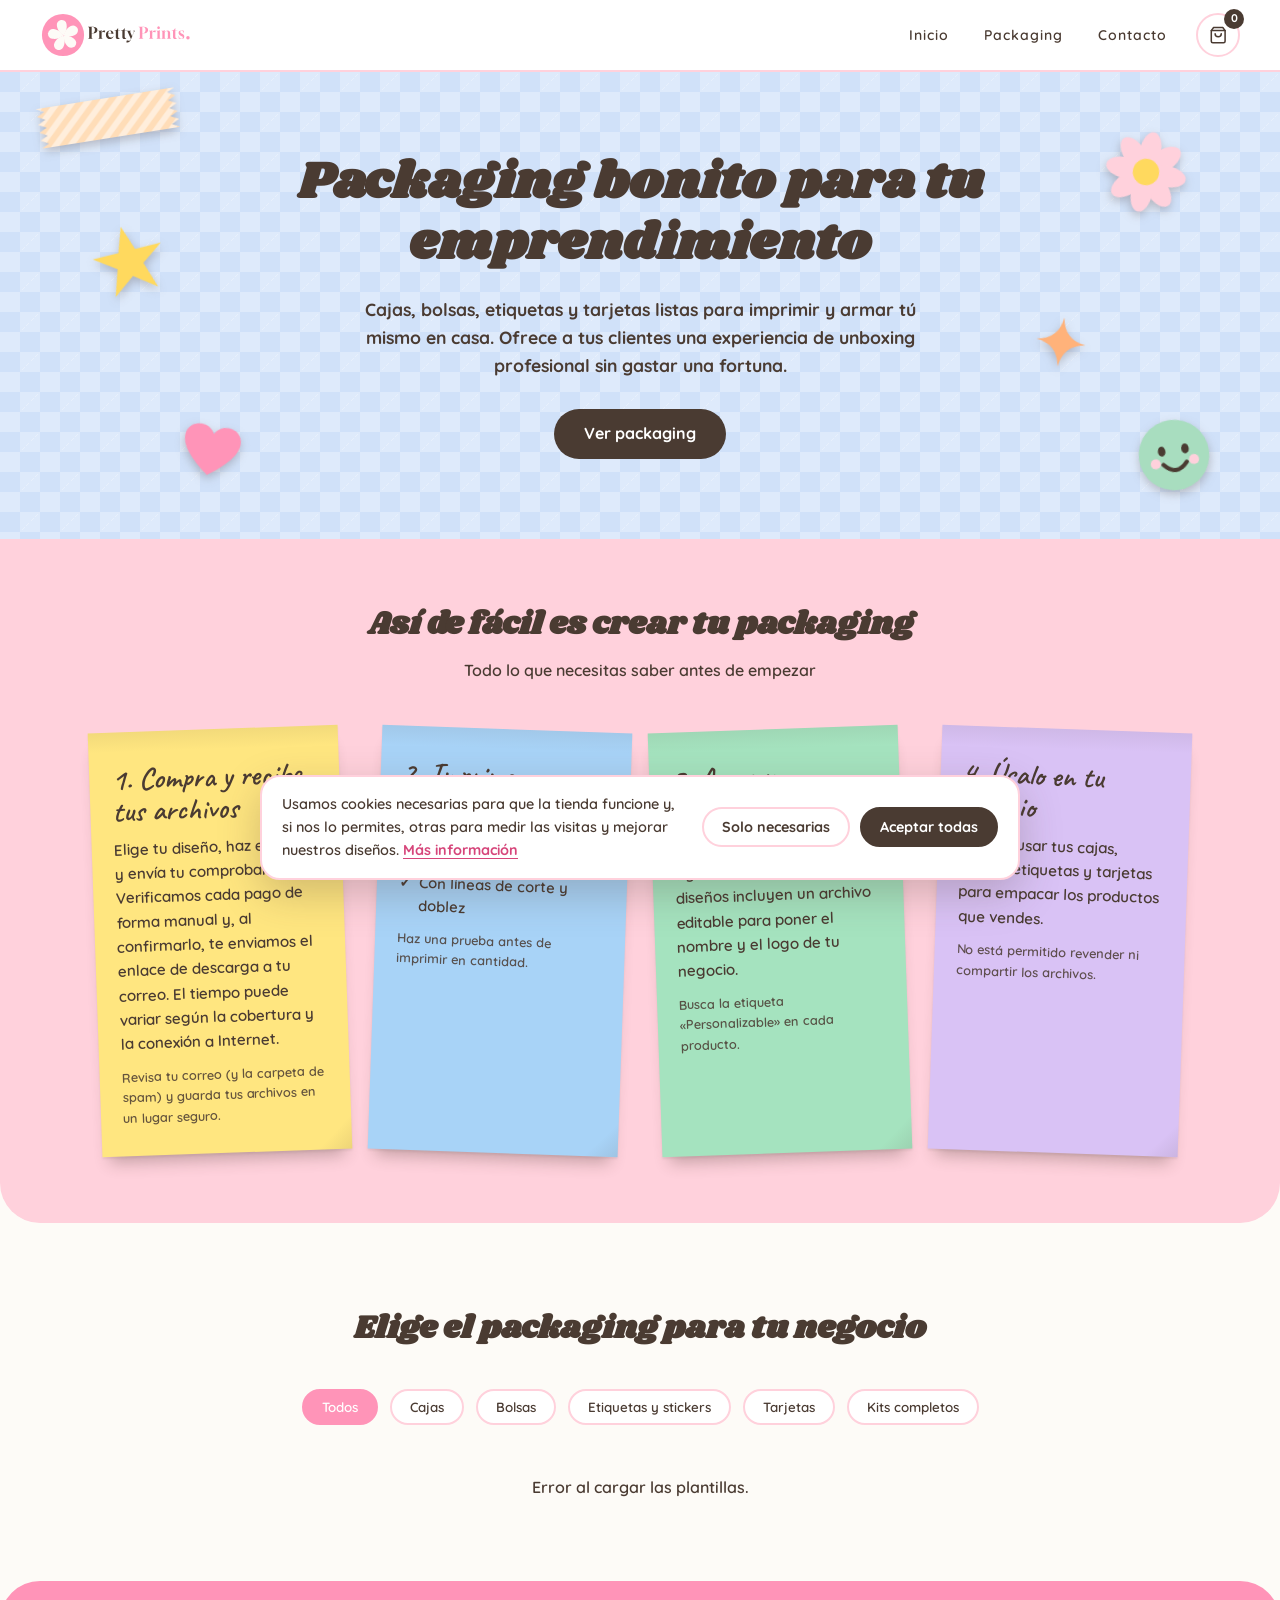
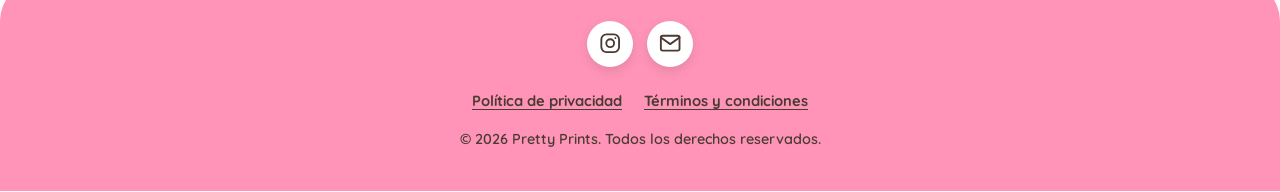
<file: index.html>
<!DOCTYPE html>
<html lang="es">
<head>
    <meta charset="UTF-8">
    <meta name="viewport" content="width=device-width, initial-scale=1.0">
    <title>Pretty Prints | Packaging imprimible para emprendedores</title>
    <meta name="description" content="Packaging imprimible para pequeños negocios y emprendimientos: cajas, bolsas, etiquetas y tarjetas listas para descargar, imprimir y armar en casa sin gastar una fortuna.">
    <link rel="canonical" href="https://prettyprintsdesigns.github.io/PrettyPrints/">
    <meta property="og:title" content="Pretty Prints | Packaging imprimible para emprendedores">
    <meta property="og:description" content="Dale a tus clientes una experiencia de packaging profesional: descarga, imprime y arma tus cajas, bolsas, etiquetas y tarjetas desde casa.">
    <meta property="og:type" content="website">
    <meta property="og:url" content="https://prettyprintsdesigns.github.io/PrettyPrints/">
    <link rel="icon" type="image/svg+xml" href="data:image/svg+xml,%3Csvg%20xmlns=%22http://www.w3.org/2000/svg%22%20viewBox=%220%200%20240%20240%22%3E%3Ccircle%20cx=%22120%22%20cy=%22120%22%20r=%22110%22%20fill=%22%23FF94B8%22/%3E%3Cpath%20d=%22M0%2C0%20C46%2C-44%2082%2C-58%20128%2C-58%20A58%2C58%200%200%201%20128%2C58%20C82%2C58%2046%2C44%200%2C0%20Z%22%20transform=%22translate%28123.0%20122.4%29%20rotate%28-100%29%20scale%280.44%29%22%20fill=%22%23FDFBF7%22/%3E%3Cpath%20d=%22M0%2C0%20C46%2C-44%2082%2C-58%20128%2C-58%20A58%2C58%200%200%201%20128%2C58%20C82%2C58%2046%2C44%200%2C0%20Z%22%20transform=%22translate%28123.0%20122.4%29%20rotate%28-28%29%20scale%280.44%29%22%20fill=%22%23FDFBF7%22/%3E%3Cpath%20d=%22M0%2C0%20C46%2C-44%2082%2C-58%20128%2C-58%20A58%2C58%200%200%201%20128%2C58%20C82%2C58%2046%2C44%200%2C0%20Z%22%20transform=%22translate%28123.0%20122.4%29%20rotate%2844%29%20scale%280.44%29%22%20fill=%22%23FDFBF7%22/%3E%3Cpath%20d=%22M0%2C0%20C46%2C-44%2082%2C-58%20128%2C-58%20A58%2C58%200%200%201%20128%2C58%20C82%2C58%2046%2C44%200%2C0%20Z%22%20transform=%22translate%28123.0%20122.4%29%20rotate%28116%29%20scale%280.44%29%22%20fill=%22%23FDFBF7%22/%3E%3Cpath%20d=%22M0%2C0%20C46%2C-44%2082%2C-58%20128%2C-58%20A58%2C58%200%200%201%20128%2C58%20C82%2C58%2046%2C44%200%2C0%20Z%22%20transform=%22translate%28123.0%20122.4%29%20rotate%28188%29%20scale%280.44%29%22%20fill=%22%23FDFBF7%22/%3E%3C/svg%3E">

    <!-- Conexiones tempranas: acelera fuentes y catálogo -->
    <link rel="preconnect" href="https://fonts.googleapis.com">
    <link rel="preconnect" href="https://fonts.gstatic.com" crossorigin>
    <link rel="preconnect" href="https://script.google.com">
    <link rel="preconnect" href="https://script.googleusercontent.com">
    <link rel="dns-prefetch" href="https://lh3.googleusercontent.com">
    <link rel="dns-prefetch" href="https://drive.google.com">

    <!-- Google Fonts: Quicksand (texto), Shrikhand (títulos), Caveat (notas). Los iconos son SVG incluidos en esta página, sin dependencias externas. -->
    <link href="https://fonts.googleapis.com/css2?family=Caveat:wght@600&family=Quicksand:wght@400;600;700&family=Shrikhand&display=swap" rel="stylesheet">

    <link rel="stylesheet" href="style.css">
</head>
<body>

    <!-- Iconos SVG -->
    <svg width="0" height="0" style="position:absolute" aria-hidden="true" focusable="false">
        <symbol id="i-instagram" viewBox="0 0 24 24"><rect x="2.5" y="2.5" width="19" height="19" rx="5.5"/><circle cx="12" cy="12" r="4.2"/><path d="M17.6 6.4h.01"/></symbol>
        <symbol id="i-mail" viewBox="0 0 24 24"><path d="M4 4h16c1.1 0 2 .9 2 2v12c0 1.1-.9 2-2 2H4c-1.1 0-2-.9-2-2V6c0-1.1.9-2 2-2z"/><path d="m22 6-10 7L2 6"/></symbol>
        <symbol id="i-check" viewBox="0 0 24 24"><path d="M20 6 9 17l-5-5"/></symbol>
        <symbol id="i-bag" viewBox="0 0 24 24"><path d="M6 2 3 6v14a2 2 0 0 0 2 2h14a2 2 0 0 0 2-2V6l-3-4z"/><path d="M3 6h18"/><path d="M16 10a4 4 0 0 1-8 0"/></symbol>
        <symbol id="i-chevron-left" viewBox="0 0 24 24"><path d="m15 18-6-6 6-6"/></symbol>
        <symbol id="i-chevron-right" viewBox="0 0 24 24"><path d="m9 18 6-6-6-6"/></symbol>
        <symbol id="i-close" viewBox="0 0 24 24"><path d="M18 6 6 18M6 6l12 12"/></symbol>
        <symbol id="i-user" viewBox="0 0 24 24"><path d="M20 21v-2a4 4 0 0 0-4-4H8a4 4 0 0 0-4 4v2"/><circle cx="12" cy="7" r="4"/></symbol>
    </svg>

    <!-- Header / Navbar -->
    <header id="inicio">
        <a class="brand" href="#inicio" aria-label="Pretty Prints, ir al inicio">
            <svg class="brand-logo" width="151" height="46" viewBox="0 0 790 240" role="img" aria-label="Pretty Prints" focusable="false">
                <circle cx="120" cy="120" r="110" fill="#FF94B8"/>
                <path d="M0,0 C46,-44 82,-58 128,-58 A58,58 0 0 1 128,58 C82,58 46,44 0,0 Z" transform="translate(123.0 122.4) rotate(-100) scale(0.44)" fill="#FDFBF7"/>
                <path d="M0,0 C46,-44 82,-58 128,-58 A58,58 0 0 1 128,58 C82,58 46,44 0,0 Z" transform="translate(123.0 122.4) rotate(-28) scale(0.44)" fill="#FDFBF7"/>
                <path d="M0,0 C46,-44 82,-58 128,-58 A58,58 0 0 1 128,58 C82,58 46,44 0,0 Z" transform="translate(123.0 122.4) rotate(44) scale(0.44)" fill="#FDFBF7"/>
                <path d="M0,0 C46,-44 82,-58 128,-58 A58,58 0 0 1 128,58 C82,58 46,44 0,0 Z" transform="translate(123.0 122.4) rotate(116) scale(0.44)" fill="#FDFBF7"/>
                <path d="M0,0 C46,-44 82,-58 128,-58 A58,58 0 0 1 128,58 C82,58 46,44 0,0 Z" transform="translate(123.0 122.4) rotate(188) scale(0.44)" fill="#FDFBF7"/>
                <g transform="translate(0 22)">
                    <path d="M250.0 118.0V117.16Q253.024 117.16 254.872 115.312Q256.72 113.464 256.72 110.44V62.559999999999995Q256.72 59.535999999999994 254.872 57.687999999999995Q253.024 55.839999999999996 250.0 55.839999999999996V54.99999999999999H278.056Q284.524 55.083999999999996 289.35400000000004 57.226Q294.184 59.367999999999995 296.914 63.147999999999996Q299.644 66.928 299.644 72.05199999999999Q299.644 77.17599999999999 296.914 80.99799999999999Q294.184 84.82 289.18600000000004 86.96199999999999Q284.188 89.104 277.384 89.104H269.656V110.44Q269.656 113.464 271.504 115.312Q273.352 117.16 276.376 117.16H276.544V118.0ZM269.656 88.012H274.612Q278.224 88.012 280.87 85.95400000000001Q283.516 83.896 284.986 80.28399999999999Q286.456 76.672 286.456 72.05199999999999Q286.456 67.43199999999999 284.986 63.81999999999999Q283.516 60.208 280.828 58.15Q278.14 56.092 274.528 56.092H269.656ZM302.576 118.0V117.16H302.66Q305.684 117.16 307.53200000000004 115.312Q309.38 113.464 309.38 110.44V82.888Q309.38 79.696 308.078 77.932Q306.776 76.168 302.576 76.168V75.328H310.892Q315.344 75.328 317.61199999999997 74.446Q319.88 73.564 320.80400000000003 72.136H321.224L321.308 85.912Q322.4 83.392 324.12199999999996 80.62Q325.844 77.848 328.49 75.958Q331.136 74.068 334.832 74.068Q336.092 74.068 337.52 74.32Q338.948 74.572 340.544 75.244L337.26800000000003 85.072Q334.244 83.392 332.01800000000003 82.72Q329.79200000000003 82.048 328.112 82.048Q325.25600000000003 82.048 323.87 83.812Q322.484 85.576 321.476 88.012V110.44Q321.476 113.464 323.324 115.312Q325.172 117.16 328.196 117.16H328.28000000000003V118.0ZM363.72 119.008Q357.92400000000004 119.008 353.43000000000006 116.15199999999999Q348.93600000000004 113.29599999999999 346.41600000000005 108.214Q343.896 103.132 343.896 96.58Q343.896 89.86 346.668 84.82Q349.44 79.78 354.27 76.966Q359.1 74.15199999999999 365.232 74.15199999999999Q370.35600000000005 74.15199999999999 374.346 76.16799999999999Q378.336 78.184 380.73 81.838Q383.124 85.49199999999999 383.46000000000004 90.28L383.54400000000004 91.53999999999999H355.32000000000005V91.96Q355.32000000000005 100.864 359.26800000000003 106.19800000000001Q363.216 111.532 369.85200000000003 111.532Q373.884 111.532 377.538 109.55799999999999Q381.192 107.584 383.46000000000004 104.224L384.216 104.476Q382.788 108.76 379.764 112.036Q376.74 115.312 372.624 117.16Q368.50800000000004 119.008 363.72 119.008ZM355.404 90.28H372.456Q372.456 83.644 370.314 79.528Q368.172 75.412 364.30800000000005 75.412Q360.612 75.412 358.17600000000004 79.444Q355.74 83.476 355.404 90.28ZM405.46000000000004 119.176Q401.09200000000004 119.176 398.32000000000005 116.404Q395.548 113.632 395.548 109.18V76.84H388.408V75.74799999999999Q394.204 75.328 398.78200000000004 72.05199999999999Q403.36 68.776 406.3 63.232H407.644V75.328H418.81600000000003L417.97600000000006 76.84H407.644V107.332Q407.644 114.05199999999999 412.18 114.05199999999999Q413.692 114.05199999999999 415.66600000000005 113.12799999999999Q417.64000000000004 112.204 419.40400000000005 110.692V111.532Q416.632 115.06 412.852 117.118Q409.072 119.176 405.46000000000004 119.176ZM439.72400000000005 119.176Q435.35600000000005 119.176 432.58400000000006 116.404Q429.812 113.632 429.812 109.18V76.84H422.672V75.74799999999999Q428.468 75.328 433.04600000000005 72.05199999999999Q437.624 68.776 440.564 63.232H441.908V75.328H453.08000000000004L452.24000000000007 76.84H441.908V107.332Q441.908 114.05199999999999 446.444 114.05199999999999Q447.956 114.05199999999999 449.93000000000006 113.12799999999999Q451.90400000000005 112.204 453.66800000000006 110.692V111.532Q450.896 115.06 447.116 117.118Q443.336 119.176 439.72400000000005 119.176ZM456.76800000000003 136.816Q453.32400000000007 136.816 450.13200000000006 135.472L453.4080000000001 125.644Q455.50800000000004 126.484 457.98600000000005 127.072Q460.46400000000006 127.66 462.98400000000004 127.66Q466.17600000000004 127.66 468.99 126.358Q471.80400000000003 125.056 473.232 121.528L474.15600000000006 119.26L457.52400000000006 80.70400000000001Q456.684 78.68799999999999 455.298 77.47Q453.91200000000003 76.252 451.47600000000006 76.168V75.328H475.75200000000007V76.168Q473.48400000000004 76.41999999999999 472.2660000000001 77.764Q471.04800000000006 79.108 471.04800000000006 81.208Q471.04800000000006 83.056 471.88800000000003 84.988L480.37200000000007 104.896L488.85600000000005 84.988Q489.696 83.056 489.696 81.208Q489.696 79.108 488.47800000000007 77.764Q487.26000000000005 76.41999999999999 484.9080000000001 76.168V75.328H496.50000000000006V76.168Q494.56800000000004 76.588 493.22400000000005 78.646Q491.88000000000005 80.70400000000001 490.36800000000005 84.232L473.232 124.048Q470.54400000000004 130.264 466.26000000000005 133.54000000000002Q461.97600000000006 136.816 456.76800000000003 136.816Z" fill="#4A3B32"/>
                    <path d="M514.224 118.0V117.16Q517.248 117.16 519.096 115.312Q520.9440000000001 113.464 520.9440000000001 110.44V62.559999999999995Q520.9440000000001 59.535999999999994 519.096 57.687999999999995Q517.248 55.839999999999996 514.224 55.839999999999996V54.99999999999999H542.2800000000001Q548.748 55.083999999999996 553.578 57.226Q558.408 59.367999999999995 561.138 63.147999999999996Q563.868 66.928 563.868 72.05199999999999Q563.868 77.17599999999999 561.138 80.99799999999999Q558.408 84.82 553.4100000000001 86.96199999999999Q548.412 89.104 541.6080000000001 89.104H533.88V110.44Q533.88 113.464 535.7280000000001 115.312Q537.576 117.16 540.6 117.16H540.768V118.0ZM533.88 88.012H538.836Q542.4480000000001 88.012 545.094 85.95400000000001Q547.74 83.896 549.21 80.28399999999999Q550.6800000000001 76.672 550.6800000000001 72.05199999999999Q550.6800000000001 67.43199999999999 549.21 63.81999999999999Q547.74 60.208 545.052 58.15Q542.364 56.092 538.7520000000001 56.092H533.88ZM566.8000000000001 118.0V117.16H566.884Q569.908 117.16 571.7560000000001 115.312Q573.604 113.464 573.604 110.44V82.888Q573.604 79.696 572.302 77.932Q571.0 76.168 566.8000000000001 76.168V75.328H575.1160000000001Q579.5680000000001 75.328 581.836 74.446Q584.104 73.564 585.028 72.136H585.4480000000001L585.532 85.912Q586.624 83.392 588.346 80.62Q590.0680000000001 77.848 592.714 75.958Q595.36 74.068 599.056 74.068Q600.316 74.068 601.744 74.32Q603.172 74.572 604.768 75.244L601.4920000000001 85.072Q598.4680000000001 83.392 596.2420000000001 82.72Q594.0160000000001 82.048 592.336 82.048Q589.48 82.048 588.094 83.812Q586.7080000000001 85.576 585.7 88.012V110.44Q585.7 113.464 587.548 115.312Q589.3960000000001 117.16 592.4200000000001 117.16H592.504V118.0ZM605.936 118.0V117.16H606.0200000000001Q609.0440000000001 117.16 610.892 115.312Q612.7400000000001 113.464 612.7400000000001 110.44V82.888Q612.7400000000001 79.696 611.4380000000001 77.932Q610.1360000000001 76.168 605.936 76.168V75.328H614.504Q618.7880000000001 75.328 621.056 74.404Q623.1560000000001 73.47999999999999 623.9960000000001 72.136H624.836V110.44Q624.836 113.464 626.684 115.312Q628.532 117.16 631.556 117.16H631.6400000000001V118.0ZM618.7040000000001 66.844Q615.6800000000001 66.844 613.706 64.86999999999999Q611.732 62.895999999999994 611.732 59.872Q611.732 56.848 613.706 54.873999999999995Q615.6800000000001 52.89999999999999 618.7040000000001 52.89999999999999Q621.644 52.89999999999999 623.6179999999999 54.916Q625.592 56.931999999999995 625.592 59.872Q625.592 62.812 623.6179999999999 64.828Q621.644 66.844 618.7040000000001 66.844ZM631.8000000000001 118.0V117.16H631.884Q634.908 117.16 636.7560000000001 115.312Q638.604 113.464 638.604 110.44V82.888Q638.604 79.696 637.302 77.932Q636.0 76.168 631.8000000000001 76.168V75.328H640.1160000000001Q644.4000000000001 75.328 646.668 74.404Q648.768 73.47999999999999 649.6080000000001 72.136H650.4480000000001L650.532 83.896Q652.716 79.52799999999999 657.168 76.83999999999999Q661.62 74.15199999999999 666.576 74.15199999999999Q672.2040000000001 74.15199999999999 675.606 77.84799999999998Q679.008 81.544 679.008 87.592V110.44Q679.008 113.464 680.856 115.312Q682.7040000000001 117.16 685.7280000000001 117.16H685.812V118.0H660.192V117.16H660.2760000000001Q663.3000000000001 117.16 665.1480000000001 115.312Q666.9960000000001 113.464 666.9960000000001 110.44V86.752Q666.9960000000001 82.55199999999999 665.3580000000001 80.032Q663.72 77.512 661.032 77.512Q658.428 77.512 655.614 79.738Q652.8000000000001 81.964 650.7 85.744V110.44Q650.7 113.464 652.548 115.312Q654.3960000000001 117.16 657.4200000000001 117.16H657.504V118.0ZM703.948 119.176Q699.58 119.176 696.808 116.404Q694.0360000000001 113.632 694.0360000000001 109.18V76.84H686.8960000000001V75.74799999999999Q692.692 75.328 697.27 72.05199999999999Q701.8480000000001 68.776 704.788 63.232H706.1320000000001V75.328H717.3040000000001L716.464 76.84H706.1320000000001V107.332Q706.1320000000001 114.05199999999999 710.668 114.05199999999999Q712.1800000000001 114.05199999999999 714.154 113.12799999999999Q716.128 112.204 717.892 110.692V111.532Q715.12 115.06 711.34 117.118Q707.5600000000001 119.176 703.948 119.176ZM737.12 119.176Q734.936 119.176 733.844 119.00800000000001Q732.7520000000001 118.84 731.7860000000001 118.588Q730.82 118.336 729.224 118.168Q727.628 118.0 724.3520000000001 118.0L722.336 102.208H723.428Q724.772 110.104 728.4680000000001 114.094Q732.164 118.084 736.532 118.084Q740.816 118.084 743.042 116.32Q745.268 114.556 745.268 111.532Q745.268 109.6 744.302 108.13Q743.336 106.66 740.984 105.106Q738.6320000000001 103.55199999999999 734.6 101.368L732.164 100.024Q727.544 97.42 725.318 93.934Q723.092 90.448 723.092 86.416Q723.092 80.70400000000001 727.25 77.428Q731.408 74.15199999999999 738.38 74.15199999999999Q740.144 74.15199999999999 741.2360000000001 74.32Q742.3280000000001 74.488 743.336 74.74Q744.344 74.99199999999999 745.856 75.16Q747.368 75.328 749.888 75.328L751.0640000000001 88.852H750.056Q749.552 84.904 747.83 81.838Q746.1080000000001 78.77199999999999 743.7560000000001 77.05Q741.404 75.328 738.9680000000001 75.328Q735.7760000000001 75.328 733.8860000000001 77.008Q731.9960000000001 78.68799999999999 731.9960000000001 81.71199999999999Q731.9960000000001 83.97999999999999 733.4660000000001 85.86999999999999Q734.936 87.75999999999999 739.1360000000001 89.944L741.6560000000001 91.204Q747.5360000000001 94.228 750.224 97.50399999999999Q752.912 100.78 752.912 105.904Q752.912 119.008 737.12 119.176Z" fill="#FF94B8"/>
                    <circle cx="771.928" cy="112" r="9" fill="#FF94B8"/>
                </g>
            </svg>
        </a>
        <div class="header-right">
            <nav aria-label="Principal">
                <a href="#inicio">Inicio</a>
                <a href="#plantillas">Packaging</a>
                <a href="#contacto">Contacto</a>
            </nav>
            <div class="header-actions">
                <button class="icon-btn" type="button" id="cart-btn" aria-label="Abrir bolsa de compras"><svg class="icon" aria-hidden="true"><use href="#i-bag"/></svg><span class="cart-count" id="cart-count">0</span></button>
            </div>
        </div>
    </header>

    <!-- Hero -->
    <section class="hero">
        <!-- Stickers decorativos -->
        <div class="hero-stickers" aria-hidden="true">
            <span class="sticker s-tape"><svg viewBox="0 0 140 44" focusable="false"><defs><pattern id="washi" width="12" height="12" patternUnits="userSpaceOnUse" patternTransform="rotate(45)"><rect width="6" height="12" fill="#fff" opacity="0.5"/></pattern></defs><path d="M0 2 8 6 0 10 8 14 0 18 8 22 0 26 8 30 0 34 8 38 0 42H140L132 38 140 34 132 30 140 26 132 22 140 18 132 14 140 10 132 6 140 2Z" fill="#FFDDB8"/><path d="M0 2 8 6 0 10 8 14 0 18 8 22 0 26 8 30 0 34 8 38 0 42H140L132 38 140 34 132 30 140 26 132 22 140 18 132 14 140 10 132 6 140 2Z" fill="url(#washi)"/></svg></span>
            <span class="sticker s-star"><svg viewBox="0 0 100 100" focusable="false"><path class="sk" d="M50 6 61 38 95 38 67 58 78 92 50 71 22 92 33 58 5 38 39 38Z" fill="#FFD95E"/></svg></span>
            <span class="sticker s-heart"><svg viewBox="0 0 100 100" focusable="false"><path class="sk" d="M50 88C20 66 6 48 6 32 6 18 17 10 29 10 38 10 46 15 50 23 54 15 62 10 71 10 83 10 94 18 94 32 94 48 80 66 50 88Z" fill="#FF94B8"/></svg></span>
            <span class="sticker s-daisy"><svg viewBox="0 0 100 100" focusable="false"><g transform="translate(50 50)" fill="#FFD1DC"><ellipse class="sk" cx="0" cy="-24" rx="12" ry="22"/><ellipse class="sk" cx="0" cy="-24" rx="12" ry="22" transform="rotate(45)"/><ellipse class="sk" cx="0" cy="-24" rx="12" ry="22" transform="rotate(90)"/><ellipse class="sk" cx="0" cy="-24" rx="12" ry="22" transform="rotate(135)"/><ellipse class="sk" cx="0" cy="-24" rx="12" ry="22" transform="rotate(180)"/><ellipse class="sk" cx="0" cy="-24" rx="12" ry="22" transform="rotate(225)"/><ellipse class="sk" cx="0" cy="-24" rx="12" ry="22" transform="rotate(270)"/><ellipse class="sk" cx="0" cy="-24" rx="12" ry="22" transform="rotate(315)"/><circle r="15" fill="#FFD95E"/></g></svg></span>
            <span class="sticker s-sparkle"><svg viewBox="0 0 100 100" focusable="false"><path class="sk" d="M50 4C54 32 68 46 96 50 68 54 54 68 50 96 46 68 32 54 4 50 32 46 46 32 50 4Z" fill="#FFB27A"/></svg></span>
            <span class="sticker s-smile"><svg viewBox="0 0 100 100" focusable="false"><circle class="sk" cx="50" cy="50" r="42" fill="#A8DDBF"/><ellipse cx="36" cy="44" rx="4.5" ry="6" fill="#4A3B32"/><ellipse cx="64" cy="44" rx="4.5" ry="6" fill="#4A3B32"/><circle cx="27" cy="58" r="6" fill="#FFD1DC"/><circle cx="73" cy="58" r="6" fill="#FFD1DC"/><path d="M36 60Q50 76 64 60" fill="none" stroke="#4A3B32" stroke-width="5" stroke-linecap="round"/></svg></span>
        </div>
        <h1>Packaging bonito para tu emprendimiento</h1>
        <p>Cajas, bolsas, etiquetas y tarjetas listas para imprimir y armar tú mismo en casa. Ofrece a tus clientes una experiencia de unboxing profesional sin gastar una fortuna.</p>
        <a class="hero-cta" href="#plantillas">Ver packaging</a>
    </section>

    <!-- Notas adhesivas informativas -->
    <section class="showcase">
        <h2>Así de fácil es crear tu packaging</h2>
        <p class="showcase-lead">Todo lo que necesitas saber antes de empezar</p>
        <p class="notes-hint" aria-hidden="true">Desliza para ver más →</p>
        <div class="notes-container">
            <article class="note note--yellow">
                <h3>1. Compra y recibe tus archivos</h3>
                <p>Elige tu diseño, haz el pago y envía tu comprobante. Verificamos cada pago de forma manual y, al confirmarlo, te enviamos el enlace de descarga a tu correo. El tiempo puede variar según la cobertura y la conexión a Internet.</p>
                <small>Revisa tu correo (y la carpeta de spam) y guarda tus archivos en un lugar seguro.</small>
            </article>
            <article class="note note--blue">
                <h3>2. Imprime en casa</h3>
                <ul>
                    <li>Con tu impresora de casa</li>
                    <li>Papel o cartulina que ya conoces</li>
                    <li>Con líneas de corte y doblez</li>
                </ul>
                <small>Haz una prueba antes de imprimir en cantidad.</small>
            </article>
            <article class="note note--mint">
                <h3>3. Arma y personaliza</h3>
                <p>Corta, dobla y pega siguiendo las guías. Muchos diseños incluyen un archivo editable para poner el nombre y el logo de tu negocio.</p>
                <small>Busca la etiqueta «Personalizable» en cada producto.</small>
            </article>
            <article class="note note--lilac">
                <h3>4. Úsalo en tu negocio</h3>
                <p>Puedes usar tus cajas, bolsas, etiquetas y tarjetas para empacar los productos que vendes.</p>
                <small>No está permitido revender ni compartir los archivos.</small>
            </article>
        </div>
    </section>

    <!-- Plantillas y filtros -->
    <section class="projects" id="plantillas">
        <h2>Elige el packaging para tu negocio</h2>

        <div class="filter-container" role="group" aria-label="Filtrar packaging por categoría">
            <button class="filter-btn active" type="button" data-filter="todos" aria-pressed="true">Todos</button>
            <button class="filter-btn" type="button" data-filter="cajas" aria-pressed="false">Cajas</button>
            <button class="filter-btn" type="button" data-filter="bolsas" aria-pressed="false">Bolsas</button>
            <button class="filter-btn" type="button" data-filter="etiquetas" aria-pressed="false">Etiquetas y stickers</button>
            <button class="filter-btn" type="button" data-filter="tarjetas" aria-pressed="false">Tarjetas</button>
            <button class="filter-btn" type="button" data-filter="kits" aria-pressed="false">Kits completos</button>
        </div>

        <!-- El contenedor donde se cargarán dinámicamente los productos desde Google Sheets -->
        <div class="project-grid" id="product-grid"></div>
        <p class="empty-msg" id="empty-msg" hidden>Pronto tendremos nuevos diseños en esta categoría.</p>
    </section>

    <!-- Footer -->
    <footer id="contacto">
        <div class="socials">
            <a href="https://www.instagram.com/prettyprints_designs/" target="_blank" rel="noopener noreferrer" aria-label="Instagram (se abre en una pestaña nueva)"><svg class="icon" aria-hidden="true"><use href="#i-instagram"/></svg></a>
            <a href="mailto:shop.pretty.prints.designs@gmail.com" aria-label="Escríbenos por correo"><svg class="icon" aria-hidden="true"><use href="#i-mail"/></svg></a>
        </div>
        <nav class="legal-links" aria-label="Información legal">
            <a class="legal-link" href="privacidad.html">Política de privacidad</a>
            <a class="legal-link" href="terminos.html">Términos y condiciones</a>
        </nav>
        <p>&copy; 2026 Pretty Prints. Todos los derechos reservados.</p>
    </footer>

    <!-- Aviso de cookies -->
    <div class="cookie-banner" id="cookie-banner" role="region" aria-label="Aviso de cookies" hidden>
        <p>Usamos cookies necesarias para que la tienda funcione y, si nos lo permites, otras para medir las visitas y mejorar nuestros diseños. <button class="legal-link" type="button" data-open="legal-cookies">Más información</button></p>
        <div class="cookie-actions">
            <button class="btn-ghost" type="button" id="cookie-necessary">Solo necesarias</button>
            <button class="btn-solid" type="button" id="cookie-all">Aceptar todas</button>
        </div>
    </div>

    <!-- Textos legales -->
    <dialog class="legal" id="legal-cookies" aria-labelledby="t-cookies">
        <div class="legal-head">
            <h2 id="t-cookies">Política de cookies</h2>
            <button class="legal-close" type="button" data-close aria-label="Cerrar"><svg class="icon" aria-hidden="true"><use href="#i-close"/></svg></button>
        </div>
        <div class="legal-body">
            <p class="updated">Última actualización: octubre de 2026</p>

            <h3>1. Qué son las cookies</h3>
            <p>Son pequeños archivos que un sitio web guarda en tu dispositivo para recordar información. También usamos tecnologías parecidas, como el almacenamiento local del navegador.</p>

            <h3>2. Qué tipos usamos</h3>
            <ul>
                <li><strong>Necesarias (siempre activas):</strong> permiten que la tienda funcione, por ejemplo recordar tu bolsa de compras y tu elección sobre cookies.</li>
                <li><strong>De preferencias:</strong> recuerdan ajustes como el idioma o la moneda.</li>
                <li><strong>Analíticas:</strong> nos dicen qué diseños de packaging se visitan más y cómo se usa la web. Solo se activan si las aceptas.</li>
                <li><strong>De marketing:</strong> píxeles de redes sociales como Pinterest o Instagram, para medir campañas. Solo se activan si las aceptas.</li>
            </ul>

            <h3>3. Servicios externos</h3>
            <p>Esta web carga sus tipografías (Google Fonts) desde servidores de terceros, que pueden recibir tu dirección IP al cargarlas.</p>

            <h3>4. Cómo cambiar tu elección</h3>
            <p>Puedes aceptar todas las cookies o solo las necesarias en el aviso que aparece al entrar a la web.</p>
        </div>
    </dialog>

    <!-- ================= Bolsa de compras (panel lateral) ================= -->
    <div class="cart-overlay" id="cart-overlay"></div>
    <aside class="cart-drawer" id="cart-drawer" role="dialog" aria-modal="true" aria-labelledby="cart-title" aria-hidden="true">
        <div class="cart-head">
            <h2 id="cart-title">Tu bolsa de compras (<span id="cart-count-label">0</span>)</h2>
            <button class="legal-close" type="button" id="cart-close" aria-label="Cerrar bolsa"><svg class="icon" aria-hidden="true"><use href="#i-close"/></svg></button>
        </div>

        <div class="cart-body">
            <!-- Paso 1 y 2: bolsa + datos del cliente -->
            <section class="cart-view" id="view-cart">
                <div class="cart-notice" id="cart-notice" role="status" aria-live="polite" hidden></div>
                <div id="cart-items"></div>

                <div class="cart-box" id="checkout-box" hidden>
                    <h3>Datos del pedido</h3>
                    <form id="order-form" novalidate>
                        <div class="field">
                            <label for="client-name">Nombre o identificador *</label>
                            <input type="text" id="client-name" autocomplete="name" aria-describedby="client-name-error" required>
                            <span class="field-error" id="client-name-error"></span>
                        </div>
                        <div class="field">
                            <label for="client-email">Correo electrónico *</label>
                            <input type="email" id="client-email" autocomplete="email" aria-describedby="client-email-hint client-email-error" required>
                            <span class="field-hint" id="client-email-hint">Aquí recibirás los archivos.</span>
                            <span class="field-error" id="client-email-error"></span>
                        </div>
                    </form>
                </div>
            </section>

            <!-- Paso 4: instrucciones y reporte de pago -->
            <section class="cart-view" id="view-pay" hidden>
                <h3>Datos para el pago</h3>
                <p>Haz la transferencia desde Transfermóvil con el monto exacto y guarda el número de transacción que te llega por SMS.</p>
                <dl class="pay-data">
                    <div><dt>Monto exacto</dt><dd class="pay-amount" id="pay-amount"></dd></div>
                    <div><dt>Cuenta o tarjeta</dt><dd id="pay-account"></dd></div>
                    <div><dt>Teléfono</dt><dd id="pay-phone"></dd></div>
                </dl>
                <ul class="pay-list" id="pay-items"></ul>
                <p>Tus datos y tu bolsa quedan guardados en este navegador. Puedes cerrar esta ventana y volver cuando termines la transferencia.</p>
                <form id="pay-form" novalidate>
                    <div class="field">
                        <label for="op-number">Número de transacción (SMS de Transfermóvil) *</label>
                        <input type="text" id="op-number" autocomplete="off" aria-describedby="op-number-error" required>
                        <span class="field-error" id="op-number-error"></span>
                    </div>
                </form>
                <button class="btn-ghost" type="button" id="btn-edit">Editar mi bolsa</button>
            </section>

            <!-- Reporte listo: envío del comprobante -->
            <section class="cart-view" id="view-sent" hidden>
                <h3>Tu reporte está listo</h3>
                <p>Pulsa «Enviar comprobante por correo» para abrir tu correo con el mensaje ya preparado para <strong id="sent-to"></strong>. Si no se abre, copia los datos y envíalos tú mismo.</p>
                <label class="sr-only" for="mail-preview">Mensaje del comprobante</label>
                <textarea class="mail-preview" id="mail-preview" rows="10" readonly></textarea>
                <div class="cart-actions-row">
                    <button class="btn-ghost" type="button" id="btn-copy">Copiar mensaje</button>
                    <button class="btn-ghost" type="button" id="btn-new">Empezar un pedido nuevo</button>
                </div>
                <p class="field-hint" id="copy-status" role="status" aria-live="polite"></p>
            </section>
        </div>

        <div class="cart-foot">
            <div class="cart-total"><span>Total a pagar</span><strong id="cart-total">$0.00 CUP</strong></div>
            <button class="btn-solid cart-cta" type="submit" form="order-form" id="btn-continue" hidden>Finalizar pedido</button>
            <button class="btn-solid cart-cta" type="submit" form="pay-form" id="btn-confirm" hidden>Confirmar y enviar reporte</button>
            <a class="btn-solid cart-cta" id="btn-mail" href="#" hidden>Enviar comprobante por correo</a>
        </div>
    </aside>
    <span class="sr-only" id="cart-live" role="status" aria-live="polite"></span>

    <!-- ================= Scripts principales ================= -->
    <script src="script.js" defer></script>

</body>
</html>
</file>
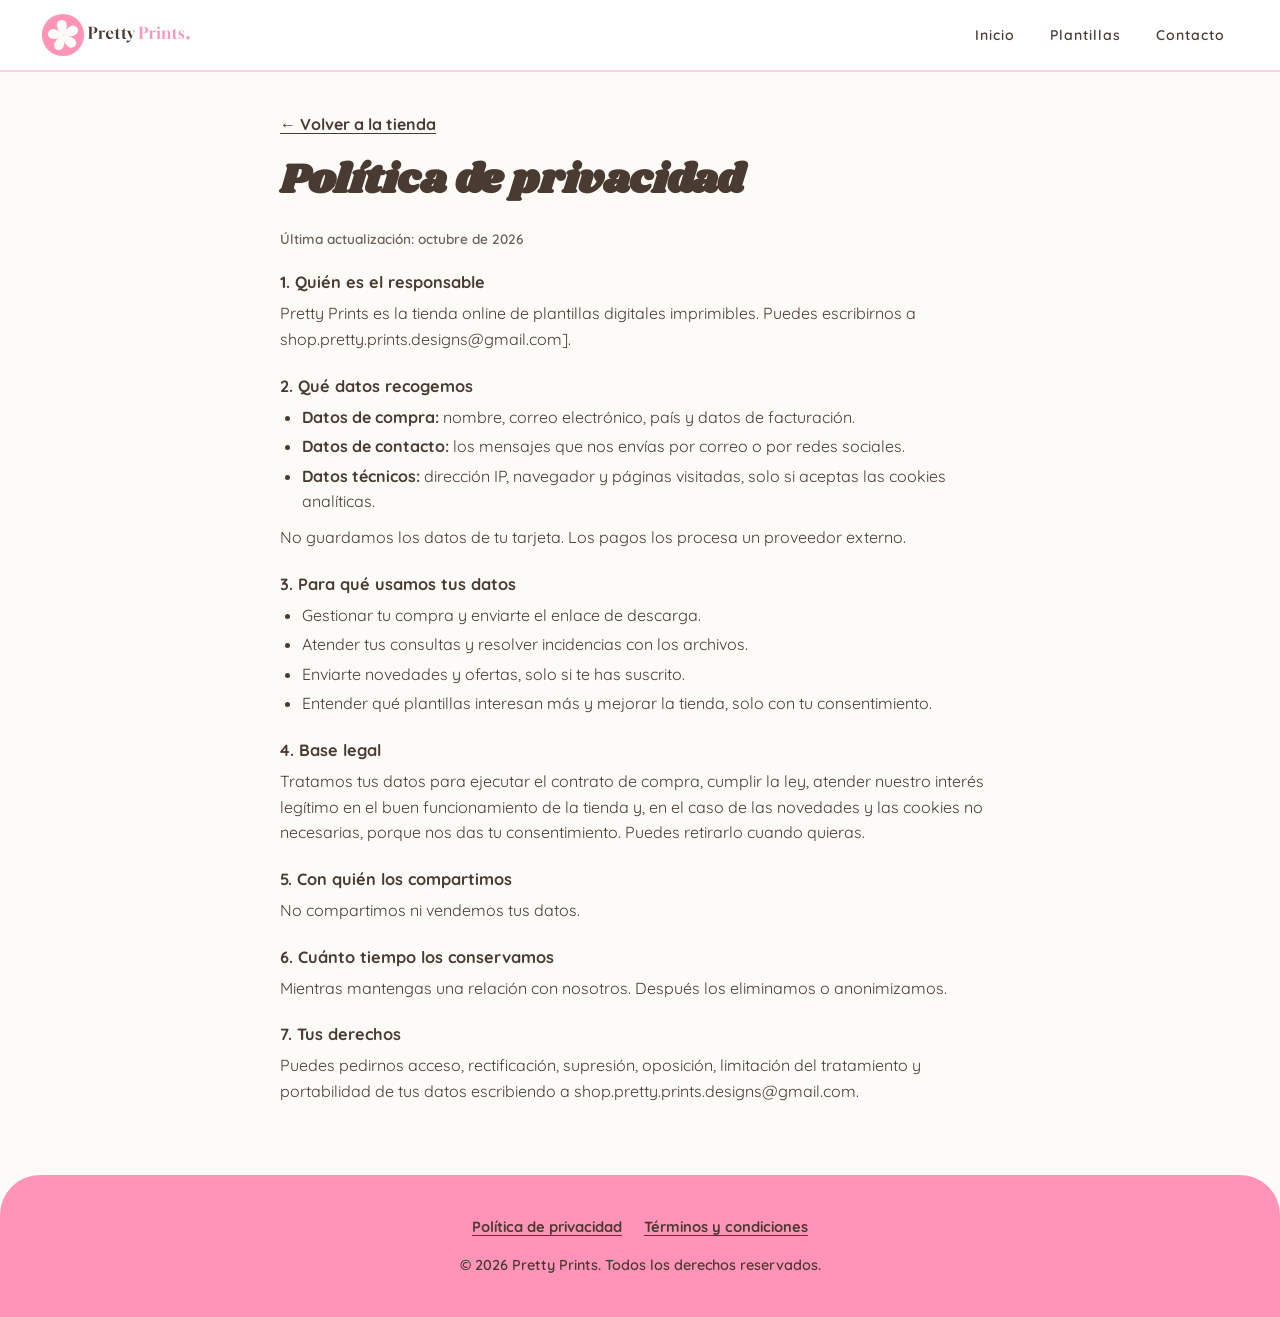
<file: privacidad.html>
<!DOCTYPE html>
<html lang="es">
<head>
    <meta charset="UTF-8">
    <meta name="viewport" content="width=device-width, initial-scale=1.0">
    <title>Política de privacidad | Pretty Prints</title>
    <meta name="description" content="Cómo Pretty Prints recoge, usa y protege tus datos personales.">
    <link rel="canonical" href="https://TU-USUARIO.github.io/TU-REPOSITORIO/privacidad.html">
    <link rel="icon" type="image/svg+xml" href="data:image/svg+xml,%3Csvg%20xmlns=%22http://www.w3.org/2000/svg%22%20viewBox=%220%200%20240%20240%22%3E%3Ccircle%20cx=%22120%22%20cy=%22120%22%20r=%22110%22%20fill=%22%23FF94B8%22/%3E%3Cpath%20d=%22M0%2C0%20C46%2C-44%2082%2C-58%20128%2C-58%20A58%2C58%200%200%201%20128%2C58%20C82%2C58%2046%2C44%200%2C0%20Z%22%20transform=%22translate%28123.0%20122.4%29%20rotate%28-100%29%20scale%280.44%29%22%20fill=%22%23FDFBF7%22/%3E%3Cpath%20d=%22M0%2C0%20C46%2C-44%2082%2C-58%20128%2C-58%20A58%2C58%200%200%201%20128%2C58%20C82%2C58%2046%2C44%200%2C0%20Z%22%20transform=%22translate%28123.0%20122.4%29%20rotate%28-28%29%20scale%280.44%29%22%20fill=%22%23FDFBF7%22/%3E%3Cpath%20d=%22M0%2C0%20C46%2C-44%2082%2C-58%20128%2C-58%20A58%2C58%200%200%201%20128%2C58%20C82%2C58%2046%2C44%200%2C0%20Z%22%20transform=%22translate%28123.0%20122.4%29%20rotate%2844%29%20scale%280.44%29%22%20fill=%22%23FDFBF7%22/%3E%3Cpath%20d=%22M0%2C0%20C46%2C-44%2082%2C-58%20128%2C-58%20A58%2C58%200%200%201%20128%2C58%20C82%2C58%2046%2C44%200%2C0%20Z%22%20transform=%22translate%28123.0%20122.4%29%20rotate%28116%29%20scale%280.44%29%22%20fill=%22%23FDFBF7%22/%3E%3Cpath%20d=%22M0%2C0%20C46%2C-44%2082%2C-58%20128%2C-58%20A58%2C58%200%200%201%20128%2C58%20C82%2C58%2046%2C44%200%2C0%20Z%22%20transform=%22translate%28123.0%20122.4%29%20rotate%28188%29%20scale%280.44%29%22%20fill=%22%23FDFBF7%22/%3E%3C/svg%3E">
    <link href="https://fonts.googleapis.com/css2?family=Caveat:wght@600&family=Quicksand:wght@400;600;700&family=Shrikhand&display=swap" rel="stylesheet">
    <link rel="stylesheet" href="style.css">
</head>
<body>

    <header>
        <a class="brand" href="index.html" aria-label="Pretty Prints, ir al inicio">
            <svg class="brand-logo" viewBox="0 0 790 240" aria-hidden="true" focusable="false">
<circle cx="120" cy="120" r="110" fill="#FF94B8"/>
<path d="M0,0 C46,-44 82,-58 128,-58 A58,58 0 0 1 128,58 C82,58 46,44 0,0 Z" transform="translate(123.0 122.4) rotate(-100) scale(0.44)" fill="#FDFBF7"/>
<path d="M0,0 C46,-44 82,-58 128,-58 A58,58 0 0 1 128,58 C82,58 46,44 0,0 Z" transform="translate(123.0 122.4) rotate(-28) scale(0.44)" fill="#FDFBF7"/>
<path d="M0,0 C46,-44 82,-58 128,-58 A58,58 0 0 1 128,58 C82,58 46,44 0,0 Z" transform="translate(123.0 122.4) rotate(44) scale(0.44)" fill="#FDFBF7"/>
<path d="M0,0 C46,-44 82,-58 128,-58 A58,58 0 0 1 128,58 C82,58 46,44 0,0 Z" transform="translate(123.0 122.4) rotate(116) scale(0.44)" fill="#FDFBF7"/>
<path d="M0,0 C46,-44 82,-58 128,-58 A58,58 0 0 1 128,58 C82,58 46,44 0,0 Z" transform="translate(123.0 122.4) rotate(188) scale(0.44)" fill="#FDFBF7"/>
<g transform="translate(0 22)">
<path d="M250.0 118.0V117.16Q253.024 117.16 254.872 115.312Q256.72 113.464 256.72 110.44V62.559999999999995Q256.72 59.535999999999994 254.872 57.687999999999995Q253.024 55.839999999999996 250.0 55.839999999999996V54.99999999999999H278.056Q284.524 55.083999999999996 289.35400000000004 57.226Q294.184 59.367999999999995 296.914 63.147999999999996Q299.644 66.928 299.644 72.05199999999999Q299.644 77.17599999999999 296.914 80.99799999999999Q294.184 84.82 289.18600000000004 86.96199999999999Q284.188 89.104 277.384 89.104H269.656V110.44Q269.656 113.464 271.504 115.312Q273.352 117.16 276.376 117.16H276.544V118.0ZM269.656 88.012H274.612Q278.224 88.012 280.87 85.95400000000001Q283.516 83.896 284.986 80.28399999999999Q286.456 76.672 286.456 72.05199999999999Q286.456 67.43199999999999 284.986 63.81999999999999Q283.516 60.208 280.828 58.15Q278.14 56.092 274.528 56.092H269.656ZM302.576 118.0V117.16H302.66Q305.684 117.16 307.53200000000004 115.312Q309.38 113.464 309.38 110.44V82.888Q309.38 79.696 308.078 77.932Q306.776 76.168 302.576 76.168V75.328H310.892Q315.344 75.328 317.61199999999997 74.446Q319.88 73.564 320.80400000000003 72.136H321.224L321.308 85.912Q322.4 83.392 324.12199999999996 80.62Q325.844 77.848 328.49 75.958Q331.136 74.068 334.832 74.068Q336.092 74.068 337.52 74.32Q338.948 74.572 340.544 75.244L337.26800000000003 85.072Q334.244 83.392 332.01800000000003 82.72Q329.79200000000003 82.048 328.112 82.048Q325.25600000000003 82.048 323.87 83.812Q322.484 85.576 321.476 88.012V110.44Q321.476 113.464 323.324 115.312Q325.172 117.16 328.196 117.16H328.28000000000003V118.0ZM363.72 119.008Q357.92400000000004 119.008 353.43000000000006 116.15199999999999Q348.93600000000004 113.29599999999999 346.41600000000005 108.214Q343.896 103.132 343.896 96.58Q343.896 89.86 346.668 84.82Q349.44 79.78 354.27 76.966Q359.1 74.15199999999999 365.232 74.15199999999999Q370.35600000000005 74.15199999999999 374.346 76.16799999999999Q378.336 78.184 380.73 81.838Q383.124 85.49199999999999 383.46000000000004 90.28L383.54400000000004 91.53999999999999H355.32000000000005V91.96Q355.32000000000005 100.864 359.26800000000003 106.19800000000001Q363.216 111.532 369.85200000000003 111.532Q373.884 111.532 377.538 109.55799999999999Q381.192 107.584 383.46000000000004 104.224L384.216 104.476Q382.788 108.76 379.764 112.036Q376.74 115.312 372.624 117.16Q368.50800000000004 119.008 363.72 119.008ZM355.404 90.28H372.456Q372.456 83.644 370.314 79.528Q368.172 75.412 364.30800000000005 75.412Q360.612 75.412 358.17600000000004 79.444Q355.74 83.476 355.404 90.28ZM405.46000000000004 119.176Q401.09200000000004 119.176 398.32000000000005 116.404Q395.548 113.632 395.548 109.18V76.84H388.408V75.74799999999999Q394.204 75.328 398.78200000000004 72.05199999999999Q403.36 68.776 406.3 63.232H407.644V75.328H418.81600000000003L417.97600000000006 76.84H407.644V107.332Q407.644 114.05199999999999 412.18 114.05199999999999Q413.692 114.05199999999999 415.66600000000005 113.12799999999999Q417.64000000000004 112.204 419.40400000000005 110.692V111.532Q416.632 115.06 412.852 117.118Q409.072 119.176 405.46000000000004 119.176ZM439.72400000000005 119.176Q435.35600000000005 119.176 432.58400000000006 116.404Q429.812 113.632 429.812 109.18V76.84H422.672V75.74799999999999Q428.468 75.328 433.04600000000005 72.05199999999999Q437.624 68.776 440.564 63.232H441.908V75.328H453.08000000000004L452.24000000000007 76.84H441.908V107.332Q441.908 114.05199999999999 446.444 114.05199999999999Q447.956 114.05199999999999 449.93000000000006 113.12799999999999Q451.90400000000005 112.204 453.66800000000006 110.692V111.532Q450.896 115.06 447.116 117.118Q443.336 119.176 439.72400000000005 119.176ZM456.76800000000003 136.816Q453.32400000000007 136.816 450.13200000000006 135.472L453.4080000000001 125.644Q455.50800000000004 126.484 457.98600000000005 127.072Q460.46400000000006 127.66 462.98400000000004 127.66Q466.17600000000004 127.66 468.99 126.358Q471.80400000000003 125.056 473.232 121.528L474.15600000000006 119.26L457.52400000000006 80.70400000000001Q456.684 78.68799999999999 455.298 77.47Q453.91200000000003 76.252 451.47600000000006 76.168V75.328H475.75200000000007V76.168Q473.48400000000004 76.41999999999999 472.2660000000001 77.764Q471.04800000000006 79.108 471.04800000000006 81.208Q471.04800000000006 83.056 471.88800000000003 84.988L480.37200000000007 104.896L488.85600000000005 84.988Q489.696 83.056 489.696 81.208Q489.696 79.108 488.47800000000007 77.764Q487.26000000000005 76.41999999999999 484.9080000000001 76.168V75.328H496.50000000000006V76.168Q494.56800000000004 76.588 493.22400000000005 78.646Q491.88000000000005 80.70400000000001 490.36800000000005 84.232L473.232 124.048Q470.54400000000004 130.264 466.26000000000005 133.54000000000002Q461.97600000000006 136.816 456.76800000000003 136.816Z" fill="#4A3B32"/>
<path d="M514.224 118.0V117.16Q517.248 117.16 519.096 115.312Q520.9440000000001 113.464 520.9440000000001 110.44V62.559999999999995Q520.9440000000001 59.535999999999994 519.096 57.687999999999995Q517.248 55.839999999999996 514.224 55.839999999999996V54.99999999999999H542.2800000000001Q548.748 55.083999999999996 553.578 57.226Q558.408 59.367999999999995 561.138 63.147999999999996Q563.868 66.928 563.868 72.05199999999999Q563.868 77.17599999999999 561.138 80.99799999999999Q558.408 84.82 553.4100000000001 86.96199999999999Q548.412 89.104 541.6080000000001 89.104H533.88V110.44Q533.88 113.464 535.7280000000001 115.312Q537.576 117.16 540.6 117.16H540.768V118.0ZM533.88 88.012H538.836Q542.4480000000001 88.012 545.094 85.95400000000001Q547.74 83.896 549.21 80.28399999999999Q550.6800000000001 76.672 550.6800000000001 72.05199999999999Q550.6800000000001 67.43199999999999 549.21 63.81999999999999Q547.74 60.208 545.052 58.15Q542.364 56.092 538.7520000000001 56.092H533.88ZM566.8000000000001 118.0V117.16H566.884Q569.908 117.16 571.7560000000001 115.312Q573.604 113.464 573.604 110.44V82.888Q573.604 79.696 572.302 77.932Q571.0 76.168 566.8000000000001 76.168V75.328H575.1160000000001Q579.5680000000001 75.328 581.836 74.446Q584.104 73.564 585.028 72.136H585.4480000000001L585.532 85.912Q586.624 83.392 588.346 80.62Q590.0680000000001 77.848 592.714 75.958Q595.36 74.068 599.056 74.068Q600.316 74.068 601.744 74.32Q603.172 74.572 604.768 75.244L601.4920000000001 85.072Q598.4680000000001 83.392 596.2420000000001 82.72Q594.0160000000001 82.048 592.336 82.048Q589.48 82.048 588.094 83.812Q586.7080000000001 85.576 585.7 88.012V110.44Q585.7 113.464 587.548 115.312Q589.3960000000001 117.16 592.4200000000001 117.16H592.504V118.0ZM605.936 118.0V117.16H606.0200000000001Q609.0440000000001 117.16 610.892 115.312Q612.7400000000001 113.464 612.7400000000001 110.44V82.888Q612.7400000000001 79.696 611.4380000000001 77.932Q610.1360000000001 76.168 605.936 76.168V75.328H614.504Q618.7880000000001 75.328 621.056 74.404Q623.1560000000001 73.47999999999999 623.9960000000001 72.136H624.836V110.44Q624.836 113.464 626.684 115.312Q628.532 117.16 631.556 117.16H631.6400000000001V118.0ZM618.7040000000001 66.844Q615.6800000000001 66.844 613.706 64.86999999999999Q611.732 62.895999999999994 611.732 59.872Q611.732 56.848 613.706 54.873999999999995Q615.6800000000001 52.89999999999999 618.7040000000001 52.89999999999999Q621.644 52.89999999999999 623.6179999999999 54.916Q625.592 56.931999999999995 625.592 59.872Q625.592 62.812 623.6179999999999 64.828Q621.644 66.844 618.7040000000001 66.844ZM631.8000000000001 118.0V117.16H631.884Q634.908 117.16 636.7560000000001 115.312Q638.604 113.464 638.604 110.44V82.888Q638.604 79.696 637.302 77.932Q636.0 76.168 631.8000000000001 76.168V75.328H640.1160000000001Q644.4000000000001 75.328 646.668 74.404Q648.768 73.47999999999999 649.6080000000001 72.136H650.4480000000001L650.532 83.896Q652.716 79.52799999999999 657.168 76.83999999999999Q661.62 74.15199999999999 666.576 74.15199999999999Q672.2040000000001 74.15199999999999 675.606 77.84799999999998Q679.008 81.544 679.008 87.592V110.44Q679.008 113.464 680.856 115.312Q682.7040000000001 117.16 685.7280000000001 117.16H685.812V118.0H660.192V117.16H660.2760000000001Q663.3000000000001 117.16 665.1480000000001 115.312Q666.9960000000001 113.464 666.9960000000001 110.44V86.752Q666.9960000000001 82.55199999999999 665.3580000000001 80.032Q663.72 77.512 661.032 77.512Q658.428 77.512 655.614 79.738Q652.8000000000001 81.964 650.7 85.744V110.44Q650.7 113.464 652.548 115.312Q654.3960000000001 117.16 657.4200000000001 117.16H657.504V118.0ZM703.948 119.176Q699.58 119.176 696.808 116.404Q694.0360000000001 113.632 694.0360000000001 109.18V76.84H686.8960000000001V75.74799999999999Q692.692 75.328 697.27 72.05199999999999Q701.8480000000001 68.776 704.788 63.232H706.1320000000001V75.328H717.3040000000001L716.464 76.84H706.1320000000001V107.332Q706.1320000000001 114.05199999999999 710.668 114.05199999999999Q712.1800000000001 114.05199999999999 714.154 113.12799999999999Q716.128 112.204 717.892 110.692V111.532Q715.12 115.06 711.34 117.118Q707.5600000000001 119.176 703.948 119.176ZM737.12 119.176Q734.936 119.176 733.844 119.00800000000001Q732.7520000000001 118.84 731.7860000000001 118.588Q730.82 118.336 729.224 118.168Q727.628 118.0 724.3520000000001 118.0L722.336 102.208H723.428Q724.772 110.104 728.4680000000001 114.094Q732.164 118.084 736.532 118.084Q740.816 118.084 743.042 116.32Q745.268 114.556 745.268 111.532Q745.268 109.6 744.302 108.13Q743.336 106.66 740.984 105.106Q738.6320000000001 103.55199999999999 734.6 101.368L732.164 100.024Q727.544 97.42 725.318 93.934Q723.092 90.448 723.092 86.416Q723.092 80.70400000000001 727.25 77.428Q731.408 74.15199999999999 738.38 74.15199999999999Q740.144 74.15199999999999 741.2360000000001 74.32Q742.3280000000001 74.488 743.336 74.74Q744.344 74.99199999999999 745.856 75.16Q747.368 75.328 749.888 75.328L751.0640000000001 88.852H750.056Q749.552 84.904 747.83 81.838Q746.1080000000001 78.77199999999999 743.7560000000001 77.05Q741.404 75.328 738.9680000000001 75.328Q735.7760000000001 75.328 733.8860000000001 77.008Q731.9960000000001 78.68799999999999 731.9960000000001 81.71199999999999Q731.9960000000001 83.97999999999999 733.4660000000001 85.86999999999999Q734.936 87.75999999999999 739.1360000000001 89.944L741.6560000000001 91.204Q747.5360000000001 94.228 750.224 97.50399999999999Q752.912 100.78 752.912 105.904Q752.912 119.008 737.12 119.176Z" fill="#FF94B8"/>
<circle cx="771.928" cy="112" r="9" fill="#FF94B8"/>
</g>
</svg>
        </a>
        <nav aria-label="Principal">
            <a href="index.html">Inicio</a>
            <a href="index.html#plantillas">Plantillas</a>
            <a href="index.html#contacto">Contacto</a>
        </nav>
    </header>

    <main class="legal-page">
        <a class="legal-back" href="index.html">&larr; Volver a la tienda</a>
        <h1>Política de privacidad</h1>
        <div class="legal-body">
                <p class="updated">Última actualización: octubre de 2026</p>

                <h3>1. Quién es el responsable</h3>
                <p>Pretty Prints es la tienda online de plantillas digitales imprimibles. Puedes escribirnos a shop.pretty.prints.designs@gmail.com].</p>

                <h3>2. Qué datos recogemos</h3>
                <ul>
                    <li><strong>Datos de compra:</strong> nombre, correo electrónico, país y datos de facturación.</li>
                    <li><strong>Datos de contacto:</strong> los mensajes que nos envías por correo o por redes sociales.</li>
                    <li><strong>Datos técnicos:</strong> dirección IP, navegador y páginas visitadas, solo si aceptas las cookies analíticas.</li>
                </ul>
                <p>No guardamos los datos de tu tarjeta. Los pagos los procesa un proveedor externo.</p>

                <h3>3. Para qué usamos tus datos</h3>
                <ul>
                    <li>Gestionar tu compra y enviarte el enlace de descarga.</li>
                    <li>Atender tus consultas y resolver incidencias con los archivos.</li>
                    <li>Enviarte novedades y ofertas, solo si te has suscrito.</li>
                    <li>Entender qué plantillas interesan más y mejorar la tienda, solo con tu consentimiento.</li>
                </ul>

                <h3>4. Base legal</h3>
                <p>Tratamos tus datos para ejecutar el contrato de compra, cumplir la ley, atender nuestro interés legítimo en el buen funcionamiento de la tienda y, en el caso de las novedades y las cookies no necesarias, porque nos das tu consentimiento. Puedes retirarlo cuando quieras.</p>

                <h3>5. Con quién los compartimos</h3>
                <p>No compartimos ni vendemos tus datos.</p>

                <h3>6. Cuánto tiempo los conservamos</h3>
                <p>Mientras mantengas una relación con nosotros. Después los eliminamos o anonimizamos.</p>

                <h3>7. Tus derechos</h3>
                <p>Puedes pedirnos acceso, rectificación, supresión, oposición, limitación del tratamiento y portabilidad de tus datos escribiendo a shop.pretty.prints.designs@gmail.com.</p>

            
        </div>
    </main>
    <footer id="contacto">
        <nav class="legal-links" aria-label="Información legal">
            <a class="legal-link" href="privacidad.html">Política de privacidad</a>
            <a class="legal-link" href="terminos.html">Términos y condiciones</a>
        </nav>
        <p>&copy; 2026 Pretty Prints. Todos los derechos reservados.</p>
    </footer>

</body>
</html>
</file>
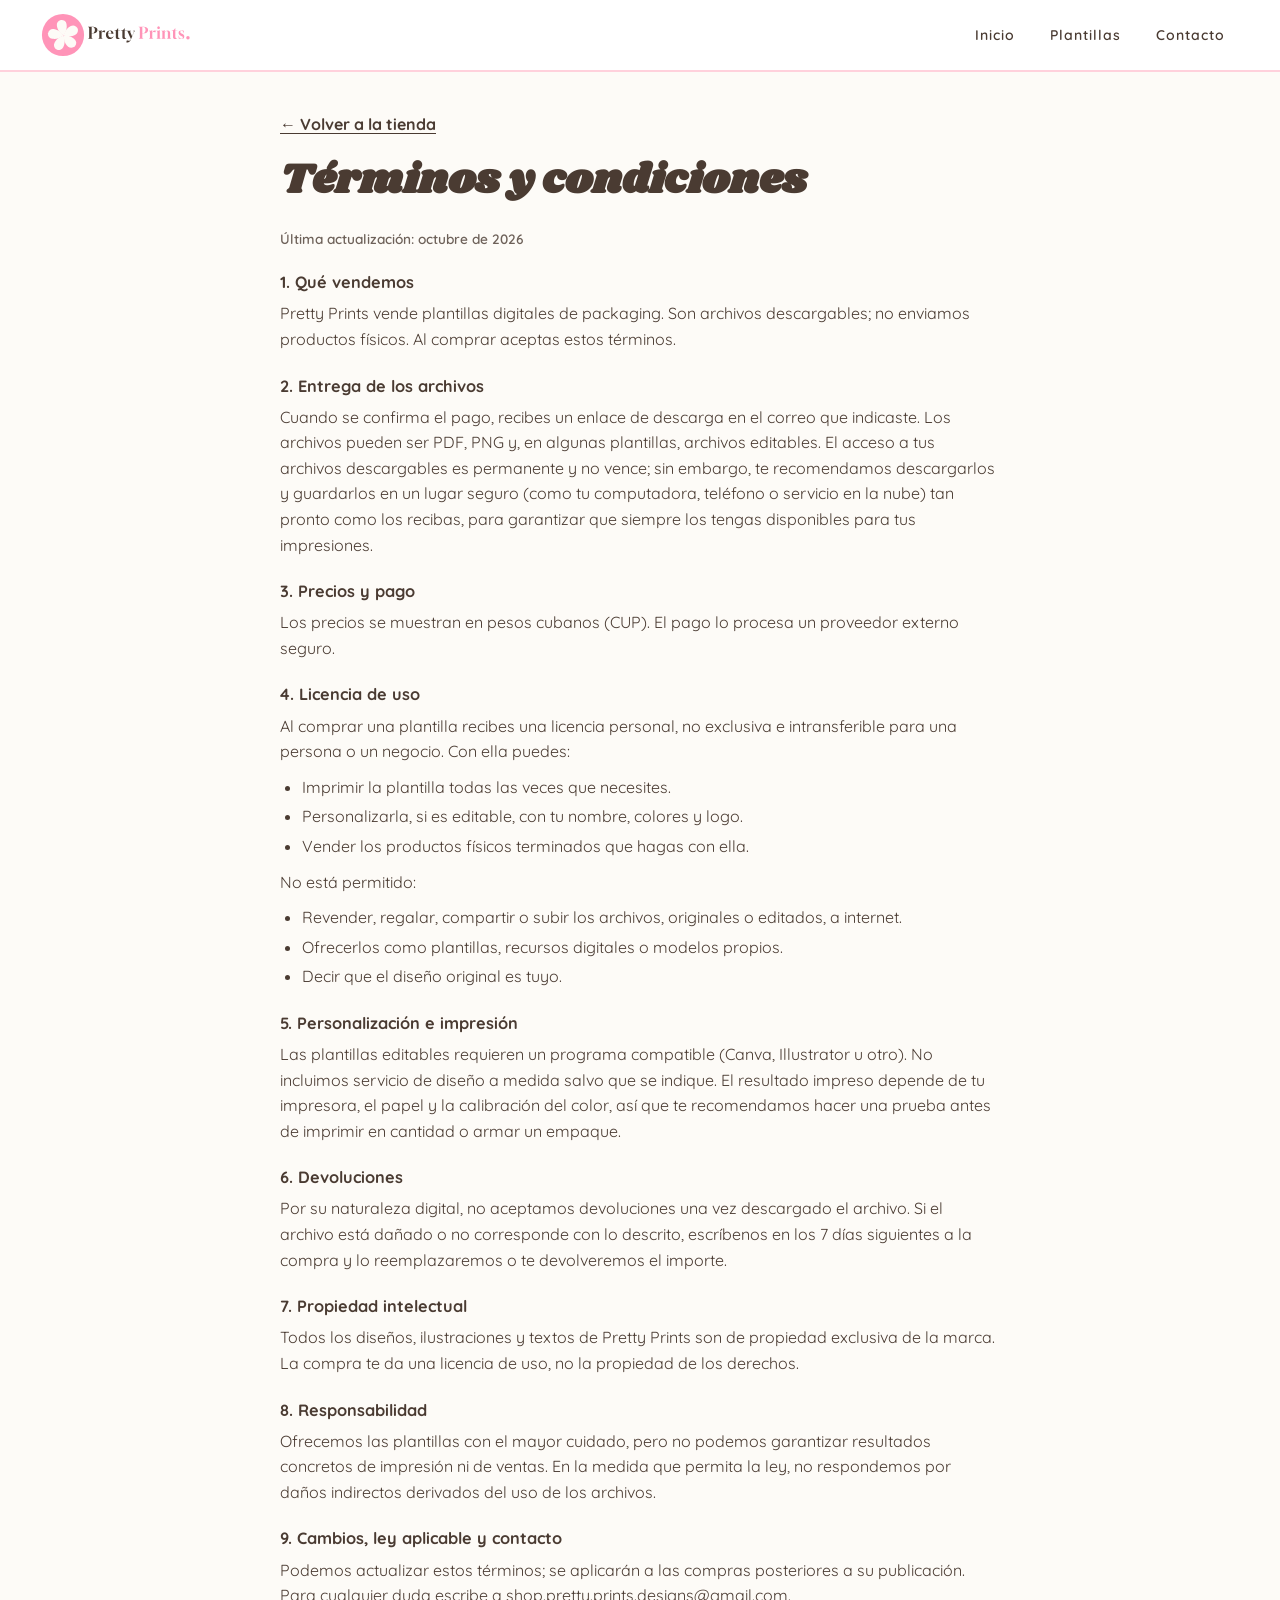
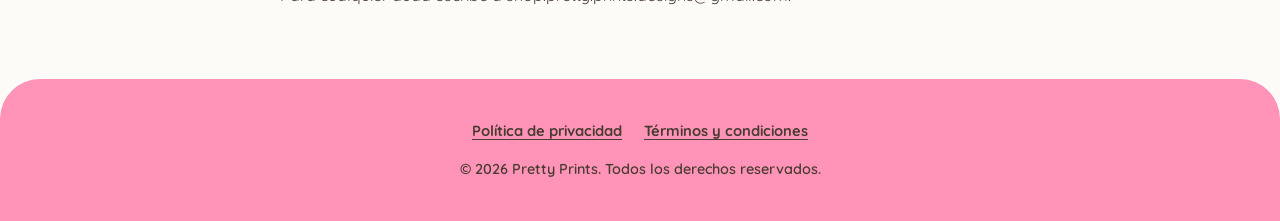
<file: terminos.html>
<!DOCTYPE html>
<html lang="es">
<head>
    <meta charset="UTF-8">
    <meta name="viewport" content="width=device-width, initial-scale=1.0">
    <title>Términos y condiciones | Pretty Prints</title>
    <meta name="description" content="Condiciones de compra, licencia de uso y devoluciones de las plantillas digitales de Pretty Prints.">
    <link rel="canonical" href="https://TU-USUARIO.github.io/TU-REPOSITORIO/terminos.html">
    <link rel="icon" type="image/svg+xml" href="data:image/svg+xml,%3Csvg%20xmlns=%22http://www.w3.org/2000/svg%22%20viewBox=%220%200%20240%20240%22%3E%3Ccircle%20cx=%22120%22%20cy=%22120%22%20r=%22110%22%20fill=%22%23FF94B8%22/%3E%3Cpath%20d=%22M0%2C0%20C46%2C-44%2082%2C-58%20128%2C-58%20A58%2C58%200%200%201%20128%2C58%20C82%2C58%2046%2C44%200%2C0%20Z%22%20transform=%22translate%28123.0%20122.4%29%20rotate%28-100%29%20scale%280.44%29%22%20fill=%22%23FDFBF7%22/%3E%3Cpath%20d=%22M0%2C0%20C46%2C-44%2082%2C-58%20128%2C-58%20A58%2C58%200%200%201%20128%2C58%20C82%2C58%2046%2C44%200%2C0%20Z%22%20transform=%22translate%28123.0%20122.4%29%20rotate%28-28%29%20scale%280.44%29%22%20fill=%22%23FDFBF7%22/%3E%3Cpath%20d=%22M0%2C0%20C46%2C-44%2082%2C-58%20128%2C-58%20A58%2C58%200%200%201%20128%2C58%20C82%2C58%2046%2C44%200%2C0%20Z%22%20transform=%22translate%28123.0%20122.4%29%20rotate%2844%29%20scale%280.44%29%22%20fill=%22%23FDFBF7%22/%3E%3Cpath%20d=%22M0%2C0%20C46%2C-44%2082%2C-58%20128%2C-58%20A58%2C58%200%200%201%20128%2C58%20C82%2C58%2046%2C44%200%2C0%20Z%22%20transform=%22translate%28123.0%20122.4%29%20rotate%28116%29%20scale%280.44%29%22%20fill=%22%23FDFBF7%22/%3E%3Cpath%20d=%22M0%2C0%20C46%2C-44%2082%2C-58%20128%2C-58%20A58%2C58%200%200%201%20128%2C58%20C82%2C58%2046%2C44%200%2C0%20Z%22%20transform=%22translate%28123.0%20122.4%29%20rotate%28188%29%20scale%280.44%29%22%20fill=%22%23FDFBF7%22/%3E%3C/svg%3E">
    <link href="https://fonts.googleapis.com/css2?family=Caveat:wght@600&family=Quicksand:wght@400;600;700&family=Shrikhand&display=swap" rel="stylesheet">
    <link rel="stylesheet" href="style.css">
</head>
<body>

    <header>
        <a class="brand" href="index.html" aria-label="Pretty Prints, ir al inicio">
            <svg class="brand-logo" viewBox="0 0 790 240" aria-hidden="true" focusable="false">
<circle cx="120" cy="120" r="110" fill="#FF94B8"/>
<path d="M0,0 C46,-44 82,-58 128,-58 A58,58 0 0 1 128,58 C82,58 46,44 0,0 Z" transform="translate(123.0 122.4) rotate(-100) scale(0.44)" fill="#FDFBF7"/>
<path d="M0,0 C46,-44 82,-58 128,-58 A58,58 0 0 1 128,58 C82,58 46,44 0,0 Z" transform="translate(123.0 122.4) rotate(-28) scale(0.44)" fill="#FDFBF7"/>
<path d="M0,0 C46,-44 82,-58 128,-58 A58,58 0 0 1 128,58 C82,58 46,44 0,0 Z" transform="translate(123.0 122.4) rotate(44) scale(0.44)" fill="#FDFBF7"/>
<path d="M0,0 C46,-44 82,-58 128,-58 A58,58 0 0 1 128,58 C82,58 46,44 0,0 Z" transform="translate(123.0 122.4) rotate(116) scale(0.44)" fill="#FDFBF7"/>
<path d="M0,0 C46,-44 82,-58 128,-58 A58,58 0 0 1 128,58 C82,58 46,44 0,0 Z" transform="translate(123.0 122.4) rotate(188) scale(0.44)" fill="#FDFBF7"/>
<g transform="translate(0 22)">
<path d="M250.0 118.0V117.16Q253.024 117.16 254.872 115.312Q256.72 113.464 256.72 110.44V62.559999999999995Q256.72 59.535999999999994 254.872 57.687999999999995Q253.024 55.839999999999996 250.0 55.839999999999996V54.99999999999999H278.056Q284.524 55.083999999999996 289.35400000000004 57.226Q294.184 59.367999999999995 296.914 63.147999999999996Q299.644 66.928 299.644 72.05199999999999Q299.644 77.17599999999999 296.914 80.99799999999999Q294.184 84.82 289.18600000000004 86.96199999999999Q284.188 89.104 277.384 89.104H269.656V110.44Q269.656 113.464 271.504 115.312Q273.352 117.16 276.376 117.16H276.544V118.0ZM269.656 88.012H274.612Q278.224 88.012 280.87 85.95400000000001Q283.516 83.896 284.986 80.28399999999999Q286.456 76.672 286.456 72.05199999999999Q286.456 67.43199999999999 284.986 63.81999999999999Q283.516 60.208 280.828 58.15Q278.14 56.092 274.528 56.092H269.656ZM302.576 118.0V117.16H302.66Q305.684 117.16 307.53200000000004 115.312Q309.38 113.464 309.38 110.44V82.888Q309.38 79.696 308.078 77.932Q306.776 76.168 302.576 76.168V75.328H310.892Q315.344 75.328 317.61199999999997 74.446Q319.88 73.564 320.80400000000003 72.136H321.224L321.308 85.912Q322.4 83.392 324.12199999999996 80.62Q325.844 77.848 328.49 75.958Q331.136 74.068 334.832 74.068Q336.092 74.068 337.52 74.32Q338.948 74.572 340.544 75.244L337.26800000000003 85.072Q334.244 83.392 332.01800000000003 82.72Q329.79200000000003 82.048 328.112 82.048Q325.25600000000003 82.048 323.87 83.812Q322.484 85.576 321.476 88.012V110.44Q321.476 113.464 323.324 115.312Q325.172 117.16 328.196 117.16H328.28000000000003V118.0ZM363.72 119.008Q357.92400000000004 119.008 353.43000000000006 116.15199999999999Q348.93600000000004 113.29599999999999 346.41600000000005 108.214Q343.896 103.132 343.896 96.58Q343.896 89.86 346.668 84.82Q349.44 79.78 354.27 76.966Q359.1 74.15199999999999 365.232 74.15199999999999Q370.35600000000005 74.15199999999999 374.346 76.16799999999999Q378.336 78.184 380.73 81.838Q383.124 85.49199999999999 383.46000000000004 90.28L383.54400000000004 91.53999999999999H355.32000000000005V91.96Q355.32000000000005 100.864 359.26800000000003 106.19800000000001Q363.216 111.532 369.85200000000003 111.532Q373.884 111.532 377.538 109.55799999999999Q381.192 107.584 383.46000000000004 104.224L384.216 104.476Q382.788 108.76 379.764 112.036Q376.74 115.312 372.624 117.16Q368.50800000000004 119.008 363.72 119.008ZM355.404 90.28H372.456Q372.456 83.644 370.314 79.528Q368.172 75.412 364.30800000000005 75.412Q360.612 75.412 358.17600000000004 79.444Q355.74 83.476 355.404 90.28ZM405.46000000000004 119.176Q401.09200000000004 119.176 398.32000000000005 116.404Q395.548 113.632 395.548 109.18V76.84H388.408V75.74799999999999Q394.204 75.328 398.78200000000004 72.05199999999999Q403.36 68.776 406.3 63.232H407.644V75.328H418.81600000000003L417.97600000000006 76.84H407.644V107.332Q407.644 114.05199999999999 412.18 114.05199999999999Q413.692 114.05199999999999 415.66600000000005 113.12799999999999Q417.64000000000004 112.204 419.40400000000005 110.692V111.532Q416.632 115.06 412.852 117.118Q409.072 119.176 405.46000000000004 119.176ZM439.72400000000005 119.176Q435.35600000000005 119.176 432.58400000000006 116.404Q429.812 113.632 429.812 109.18V76.84H422.672V75.74799999999999Q428.468 75.328 433.04600000000005 72.05199999999999Q437.624 68.776 440.564 63.232H441.908V75.328H453.08000000000004L452.24000000000007 76.84H441.908V107.332Q441.908 114.05199999999999 446.444 114.05199999999999Q447.956 114.05199999999999 449.93000000000006 113.12799999999999Q451.90400000000005 112.204 453.66800000000006 110.692V111.532Q450.896 115.06 447.116 117.118Q443.336 119.176 439.72400000000005 119.176ZM456.76800000000003 136.816Q453.32400000000007 136.816 450.13200000000006 135.472L453.4080000000001 125.644Q455.50800000000004 126.484 457.98600000000005 127.072Q460.46400000000006 127.66 462.98400000000004 127.66Q466.17600000000004 127.66 468.99 126.358Q471.80400000000003 125.056 473.232 121.528L474.15600000000006 119.26L457.52400000000006 80.70400000000001Q456.684 78.68799999999999 455.298 77.47Q453.91200000000003 76.252 451.47600000000006 76.168V75.328H475.75200000000007V76.168Q473.48400000000004 76.41999999999999 472.2660000000001 77.764Q471.04800000000006 79.108 471.04800000000006 81.208Q471.04800000000006 83.056 471.88800000000003 84.988L480.37200000000007 104.896L488.85600000000005 84.988Q489.696 83.056 489.696 81.208Q489.696 79.108 488.47800000000007 77.764Q487.26000000000005 76.41999999999999 484.9080000000001 76.168V75.328H496.50000000000006V76.168Q494.56800000000004 76.588 493.22400000000005 78.646Q491.88000000000005 80.70400000000001 490.36800000000005 84.232L473.232 124.048Q470.54400000000004 130.264 466.26000000000005 133.54000000000002Q461.97600000000006 136.816 456.76800000000003 136.816Z" fill="#4A3B32"/>
<path d="M514.224 118.0V117.16Q517.248 117.16 519.096 115.312Q520.9440000000001 113.464 520.9440000000001 110.44V62.559999999999995Q520.9440000000001 59.535999999999994 519.096 57.687999999999995Q517.248 55.839999999999996 514.224 55.839999999999996V54.99999999999999H542.2800000000001Q548.748 55.083999999999996 553.578 57.226Q558.408 59.367999999999995 561.138 63.147999999999996Q563.868 66.928 563.868 72.05199999999999Q563.868 77.17599999999999 561.138 80.99799999999999Q558.408 84.82 553.4100000000001 86.96199999999999Q548.412 89.104 541.6080000000001 89.104H533.88V110.44Q533.88 113.464 535.7280000000001 115.312Q537.576 117.16 540.6 117.16H540.768V118.0ZM533.88 88.012H538.836Q542.4480000000001 88.012 545.094 85.95400000000001Q547.74 83.896 549.21 80.28399999999999Q550.6800000000001 76.672 550.6800000000001 72.05199999999999Q550.6800000000001 67.43199999999999 549.21 63.81999999999999Q547.74 60.208 545.052 58.15Q542.364 56.092 538.7520000000001 56.092H533.88ZM566.8000000000001 118.0V117.16H566.884Q569.908 117.16 571.7560000000001 115.312Q573.604 113.464 573.604 110.44V82.888Q573.604 79.696 572.302 77.932Q571.0 76.168 566.8000000000001 76.168V75.328H575.1160000000001Q579.5680000000001 75.328 581.836 74.446Q584.104 73.564 585.028 72.136H585.4480000000001L585.532 85.912Q586.624 83.392 588.346 80.62Q590.0680000000001 77.848 592.714 75.958Q595.36 74.068 599.056 74.068Q600.316 74.068 601.744 74.32Q603.172 74.572 604.768 75.244L601.4920000000001 85.072Q598.4680000000001 83.392 596.2420000000001 82.72Q594.0160000000001 82.048 592.336 82.048Q589.48 82.048 588.094 83.812Q586.7080000000001 85.576 585.7 88.012V110.44Q585.7 113.464 587.548 115.312Q589.3960000000001 117.16 592.4200000000001 117.16H592.504V118.0ZM605.936 118.0V117.16H606.0200000000001Q609.0440000000001 117.16 610.892 115.312Q612.7400000000001 113.464 612.7400000000001 110.44V82.888Q612.7400000000001 79.696 611.4380000000001 77.932Q610.1360000000001 76.168 605.936 76.168V75.328H614.504Q618.7880000000001 75.328 621.056 74.404Q623.1560000000001 73.47999999999999 623.9960000000001 72.136H624.836V110.44Q624.836 113.464 626.684 115.312Q628.532 117.16 631.556 117.16H631.6400000000001V118.0ZM618.7040000000001 66.844Q615.6800000000001 66.844 613.706 64.86999999999999Q611.732 62.895999999999994 611.732 59.872Q611.732 56.848 613.706 54.873999999999995Q615.6800000000001 52.89999999999999 618.7040000000001 52.89999999999999Q621.644 52.89999999999999 623.6179999999999 54.916Q625.592 56.931999999999995 625.592 59.872Q625.592 62.812 623.6179999999999 64.828Q621.644 66.844 618.7040000000001 66.844ZM631.8000000000001 118.0V117.16H631.884Q634.908 117.16 636.7560000000001 115.312Q638.604 113.464 638.604 110.44V82.888Q638.604 79.696 637.302 77.932Q636.0 76.168 631.8000000000001 76.168V75.328H640.1160000000001Q644.4000000000001 75.328 646.668 74.404Q648.768 73.47999999999999 649.6080000000001 72.136H650.4480000000001L650.532 83.896Q652.716 79.52799999999999 657.168 76.83999999999999Q661.62 74.15199999999999 666.576 74.15199999999999Q672.2040000000001 74.15199999999999 675.606 77.84799999999998Q679.008 81.544 679.008 87.592V110.44Q679.008 113.464 680.856 115.312Q682.7040000000001 117.16 685.7280000000001 117.16H685.812V118.0H660.192V117.16H660.2760000000001Q663.3000000000001 117.16 665.1480000000001 115.312Q666.9960000000001 113.464 666.9960000000001 110.44V86.752Q666.9960000000001 82.55199999999999 665.3580000000001 80.032Q663.72 77.512 661.032 77.512Q658.428 77.512 655.614 79.738Q652.8000000000001 81.964 650.7 85.744V110.44Q650.7 113.464 652.548 115.312Q654.3960000000001 117.16 657.4200000000001 117.16H657.504V118.0ZM703.948 119.176Q699.58 119.176 696.808 116.404Q694.0360000000001 113.632 694.0360000000001 109.18V76.84H686.8960000000001V75.74799999999999Q692.692 75.328 697.27 72.05199999999999Q701.8480000000001 68.776 704.788 63.232H706.1320000000001V75.328H717.3040000000001L716.464 76.84H706.1320000000001V107.332Q706.1320000000001 114.05199999999999 710.668 114.05199999999999Q712.1800000000001 114.05199999999999 714.154 113.12799999999999Q716.128 112.204 717.892 110.692V111.532Q715.12 115.06 711.34 117.118Q707.5600000000001 119.176 703.948 119.176ZM737.12 119.176Q734.936 119.176 733.844 119.00800000000001Q732.7520000000001 118.84 731.7860000000001 118.588Q730.82 118.336 729.224 118.168Q727.628 118.0 724.3520000000001 118.0L722.336 102.208H723.428Q724.772 110.104 728.4680000000001 114.094Q732.164 118.084 736.532 118.084Q740.816 118.084 743.042 116.32Q745.268 114.556 745.268 111.532Q745.268 109.6 744.302 108.13Q743.336 106.66 740.984 105.106Q738.6320000000001 103.55199999999999 734.6 101.368L732.164 100.024Q727.544 97.42 725.318 93.934Q723.092 90.448 723.092 86.416Q723.092 80.70400000000001 727.25 77.428Q731.408 74.15199999999999 738.38 74.15199999999999Q740.144 74.15199999999999 741.2360000000001 74.32Q742.3280000000001 74.488 743.336 74.74Q744.344 74.99199999999999 745.856 75.16Q747.368 75.328 749.888 75.328L751.0640000000001 88.852H750.056Q749.552 84.904 747.83 81.838Q746.1080000000001 78.77199999999999 743.7560000000001 77.05Q741.404 75.328 738.9680000000001 75.328Q735.7760000000001 75.328 733.8860000000001 77.008Q731.9960000000001 78.68799999999999 731.9960000000001 81.71199999999999Q731.9960000000001 83.97999999999999 733.4660000000001 85.86999999999999Q734.936 87.75999999999999 739.1360000000001 89.944L741.6560000000001 91.204Q747.5360000000001 94.228 750.224 97.50399999999999Q752.912 100.78 752.912 105.904Q752.912 119.008 737.12 119.176Z" fill="#FF94B8"/>
<circle cx="771.928" cy="112" r="9" fill="#FF94B8"/>
</g>
</svg>
        </a>
        <nav aria-label="Principal">
            <a href="index.html">Inicio</a>
            <a href="index.html#plantillas">Plantillas</a>
            <a href="index.html#contacto">Contacto</a>
        </nav>
    </header>

    <main class="legal-page">
        <a class="legal-back" href="index.html">&larr; Volver a la tienda</a>
        <h1>Términos y condiciones</h1>
        <div class="legal-body">
                <p class="updated">Última actualización: octubre de 2026</p>

                <h3>1. Qué vendemos</h3>
                <p>Pretty Prints vende plantillas digitales de packaging. Son archivos descargables; no enviamos productos físicos. Al comprar aceptas estos términos.</p>

                <h3>2. Entrega de los archivos</h3>
                <p>Cuando se confirma el pago, recibes un enlace de descarga en el correo que indicaste. Los archivos pueden ser PDF, PNG y, en algunas plantillas, archivos editables. El acceso a tus archivos descargables es permanente y no vence; sin embargo, te recomendamos descargarlos y guardarlos en un lugar seguro (como tu computadora, teléfono o servicio en la nube) tan pronto como los recibas, para garantizar que siempre los tengas disponibles para tus impresiones.</p>

                <h3>3. Precios y pago</h3>
                <p>Los precios se muestran en pesos cubanos (CUP). El pago lo procesa un proveedor externo seguro.</p>

                <h3>4. Licencia de uso</h3>
                <p>Al comprar una plantilla recibes una licencia personal, no exclusiva e intransferible para una persona o un negocio. Con ella puedes:</p>
                <ul>
                    <li>Imprimir la plantilla todas las veces que necesites.</li>
                    <li>Personalizarla, si es editable, con tu nombre, colores y logo.</li>
                    <li>Vender los productos físicos terminados que hagas con ella.</li>
                </ul>
                <p>No está permitido:</p>
                <ul>
                    <li>Revender, regalar, compartir o subir los archivos, originales o editados, a internet.</li>
                    <li>Ofrecerlos como plantillas, recursos digitales o modelos propios.</li>
                    <li>Decir que el diseño original es tuyo.</li>
                </ul>

                <h3>5. Personalización e impresión</h3>
                <p>Las plantillas editables requieren un programa compatible (Canva, Illustrator u otro). No incluimos servicio de diseño a medida salvo que se indique. El resultado impreso depende de tu impresora, el papel y la calibración del color, así que te recomendamos hacer una prueba antes de imprimir en cantidad o armar un empaque.</p>

                <h3>6. Devoluciones</h3>
                <p>Por su naturaleza digital, no aceptamos devoluciones una vez descargado el archivo. Si el archivo está dañado o no corresponde con lo descrito, escríbenos en los 7 días siguientes a la compra y lo reemplazaremos o te devolveremos el importe.</p>

                <h3>7. Propiedad intelectual</h3>
                <p>Todos los diseños, ilustraciones y textos de Pretty Prints son de propiedad exclusiva de la marca. La compra te da una licencia de uso, no la propiedad de los derechos.</p>

                <h3>8. Responsabilidad</h3>
                <p>Ofrecemos las plantillas con el mayor cuidado, pero no podemos garantizar resultados concretos de impresión ni de ventas. En la medida que permita la ley, no respondemos por daños indirectos derivados del uso de los archivos.</p>

                <h3>9. Cambios, ley aplicable y contacto</h3>
                <p>Podemos actualizar estos términos; se aplicarán a las compras posteriores a su publicación. Para cualquier duda escribe a shop.pretty.prints.designs@gmail.com.</p>
        </div>
    </main>

    <footer id="contacto">
        <nav class="legal-links" aria-label="Información legal">
            <a class="legal-link" href="privacidad.html">Política de privacidad</a>
            <a class="legal-link" href="terminos.html">Términos y condiciones</a>
        </nav>
        <p>&copy; 2026 Pretty Prints. Todos los derechos reservados.</p>
    </footer>

</body>
</html>
</file>
<file: style.css>
:root {
    --bg-cream: #FDFBF7;
    --pink-light: #FFD1DC;
    --pink-dark: #FF94B8;
    --blue-soft: #D0E1F9;
    --brown-text: #4A3B32;
    --white: #FFFFFF;

    /* Colores de las notas adhesivas */
    --note-yellow: #FFE680;
    --note-blue: #A8D3F7;
    --note-mint: #A5E3BF;
    --note-lilac: #D9C2F5;
}

* {
    box-sizing: border-box;
    margin: 0;
    padding: 0;
}

html {
    scroll-behavior: smooth;
    scroll-padding-top: 90px;
}

body {
    font-family: 'Quicksand', sans-serif;
    background-color: var(--bg-cream);
    color: var(--brown-text);
    line-height: 1.6;
}

a {
    text-decoration: none;
    color: inherit;
}

button {
    font-family: inherit;
    color: inherit;
}

/* Foco visible para quien navega con teclado */
:focus-visible {
    outline: 3px solid var(--brown-text);
    outline-offset: 3px;
}

/* ---------- Header / Navbar ---------- */
header {
    display: flex;
    justify-content: space-between;
    align-items: center;
    gap: 20px;
    padding: 12px 40px;
    background-color: var(--white);
    border-bottom: 2px solid var(--pink-light);
    font-weight: 600;
    font-size: 14px;
    letter-spacing: 1px;
    position: sticky;
    top: 0;
    z-index: 1000;
}

.brand {
    display: flex;
    align-items: center;
    gap: 12px;
}

/* Regla optimizada para corregir el tamaño y alineación del logo en el encabezado */
.brand-logo {
    height: 46px;
    width: auto;
    aspect-ratio: 790 / 240;
    display: block;
    flex: none;
}

/* Iconos SVG (sustituyen a Font Awesome) */
.icon {
    width: 1em;
    height: 1em;
    flex: none;
    fill: none;
    stroke: currentColor;
    stroke-width: 2;
    stroke-linecap: round;
    stroke-linejoin: round;
    vertical-align: -0.125em;
}

header nav a {
    margin: 0 15px;
    transition: color 0.3s;
}

header nav a:hover {
    color: var(--pink-dark);
}

/* ---------- Hero ---------- */
.hero {
    background-color: var(--blue-soft);
    background-image:
        linear-gradient(45deg, rgba(255,255,255,0.3) 25%, transparent 25%),
        linear-gradient(-45deg, rgba(255,255,255,0.3) 25%, transparent 25%),
        linear-gradient(45deg, transparent 75%, rgba(255,255,255,0.3) 75%),
        linear-gradient(-45deg, transparent 75%, rgba(255,255,255,0.3) 75%);
    background-size: 40px 40px;
    background-position: 0 0, 0 20px, 20px -20px, -20px 0px;
    text-align: center;
    padding: 80px 20px;
    position: relative;
}

.hero h1 {
    font-family: 'Shrikhand', cursive;
    font-size: clamp(2rem, 4vw, 3.5rem);
    color: var(--brown-text);
    max-width: 720px;
    margin: 0 auto 20px auto;
    line-height: 1.2;
}

.hero p {
    font-size: 1.1rem;
    font-weight: 700;
    max-width: 560px;
    margin: 0 auto 30px auto;
}

.hero-cta {
    display: inline-block;
    background: var(--brown-text);
    color: var(--white);
    padding: 12px 30px;
    border-radius: 30px;
    font-weight: 700;
    transition: transform 0.3s ease, background 0.3s ease;
}

.hero-cta:hover {
    background: #624F42;
    transform: translateY(-2px);
}

/* ---------- Notas adhesivas ---------- */
.showcase {
    background-color: var(--pink-light);
    padding: 60px 20px 70px;
    text-align: center;
    border-bottom-left-radius: 40px;
    border-bottom-right-radius: 40px;
}

.showcase h2 {
    font-family: 'Shrikhand', cursive;
    font-size: 2rem;
    margin-bottom: 8px;
}

.showcase-lead {
    font-weight: 600;
}

.notes-container {
    display: flex;
    justify-content: center;
    gap: 30px;
    flex-wrap: wrap;
    margin: 45px auto 0;
    max-width: 1120px;
}

.note {
    --tilt: -2deg;
    position: relative;
    width: 250px;
    padding: 32px 22px 28px;
    text-align: left;
    background: var(--note-bg, var(--note-yellow));
    box-shadow:
        0 2px 2px rgba(74, 59, 50, 0.08),
        0 14px 16px -8px rgba(74, 59, 50, 0.32);
    transform: rotate(var(--tilt));
    transition: transform 0.3s ease, box-shadow 0.3s ease;
}

/* Franja de pegamento arriba, como un post-it real */
.note::before {
    content: "";
    position: absolute;
    inset: 0 0 auto 0;
    height: 20px;
    background: linear-gradient(rgba(74, 59, 50, 0.07), transparent);
}

/* Esquina inferior con sombra suave */
.note::after {
    content: "";
    position: absolute;
    right: 0;
    bottom: 0;
    width: 34px;
    height: 34px;
    background: linear-gradient(135deg, transparent 50%, rgba(74, 59, 50, 0.1) 100%);
}

.note:nth-child(even) {
    --tilt: 2deg;
}

.note:hover {
    transform: scale(1.03) rotate(0deg);
    box-shadow:
        0 2px 2px rgba(74, 59, 50, 0.08),
        0 20px 22px -10px rgba(74, 59, 50, 0.36);
}

.note--yellow { --note-bg: var(--note-yellow); }
.note--blue   { --note-bg: var(--note-blue); }
.note--mint   { --note-bg: var(--note-mint); }
.note--lilac  { --note-bg: var(--note-lilac); }

.note h3 {
    font-family: 'Caveat', cursive;
    font-weight: 600;
    font-size: 1.9rem;
    line-height: 1.05;
    margin-bottom: 10px;
}

.note p {
    font-size: 0.95rem;
    font-weight: 600;
    margin-bottom: 10px;
}

.note p:last-child {
    margin-bottom: 0;
}

.note ul {
    list-style: none;
    margin: 0 0 10px;
}

.note li {
    position: relative;
    padding-left: 20px;
    font-size: 0.92rem;
    font-weight: 600;
}

.note li::before {
    content: "✓";
    position: absolute;
    left: 0;
    font-weight: 700;
}

.note small {
    display: block;
    font-size: 0.8rem;
    font-weight: 600;
    opacity: 0.85;
}

/* ---------- Plantillas ---------- */
.projects {
    padding: 80px 20px;
    text-align: center;
}

.projects h2 {
    font-family: 'Shrikhand', cursive;
    font-size: 2rem;
    margin-bottom: 10px;
}

.filter-container {
    /* Una sola línea, deslizable y fija bajo el encabezado */
    position: sticky;
    top: var(--header-h, 70px);
    z-index: 900;
    display: flex;
    flex-wrap: nowrap;
    gap: 12px;
    margin: 25px -20px 30px;
    padding: 10px 20px;
    background-color: var(--bg-cream);
    overflow-x: auto;
    overflow-y: hidden;
    scrollbar-width: none;
    -webkit-overflow-scrolling: touch;
    overscroll-behavior-x: contain;
}

.filter-container::-webkit-scrollbar {
    display: none;
}

/* Centrados si caben; si no caben, empiezan al borde y se deslizan */
.filter-container .filter-btn:first-child { margin-left: auto; }
.filter-container .filter-btn:last-child { margin-right: auto; }

.filter-btn {
    flex: 0 0 auto;
    white-space: nowrap;
    background-color: var(--white);
    border: 2px solid var(--pink-light);
    padding: 8px 18px;
    border-radius: 20px;
    font-weight: 600;
    cursor: pointer;
    transition: all 0.3s ease;
}

.filter-btn:hover, .filter-btn.active {
    background-color: var(--pink-dark);
    color: var(--white);
    border-color: var(--pink-dark);
}

.project-grid {
    display: grid;
    grid-template-columns: repeat(auto-fit, minmax(260px, 1fr));
    gap: 25px;
    max-width: 1000px;
    margin: 0 auto;
}

.project-item {
    background: var(--white);
    border-radius: 20px;
    overflow: hidden;
    box-shadow: 0 6px 18px rgba(0,0,0,0.06);
    display: flex;
    flex-direction: column;
    justify-content: space-between;
    text-align: left;
    transition: transform 0.3s ease;
}

.project-item:hover {
    transform: translateY(-5px);
}

.project-item[hidden] {
    display: none;
}

.empty-msg {
    margin-top: 10px;
    font-weight: 600;
}

/* Deslizador de imágenes (hasta 3 por producto) */
.slider {
    position: relative;
}

.slides {
    display: flex;
    overflow-x: auto;
    scroll-snap-type: x mandatory;
    scrollbar-width: none;
    -webkit-overflow-scrolling: touch;
}

.slides::-webkit-scrollbar {
    display: none;
}

.slides img {
    flex: 0 0 100%;
    width: 100%;
    height: 220px;
    object-fit: cover;
    scroll-snap-align: center;
}

.slider-btn {
    position: absolute;
    top: 50%;
    transform: translateY(-50%);
    width: 36px;
    height: 36px;
    border-radius: 50%;
    border: none;
    background: rgba(255, 255, 255, 0.92);
    box-shadow: 0 2px 8px rgba(0, 0, 0, 0.18);
    cursor: pointer;
    display: flex;
    align-items: center;
    justify-content: center;
    font-size: 0.85rem;
    transition: background 0.3s, transform 0.2s;
}

.slider-btn:hover {
    background: var(--pink-light);
}

.slider-btn:active {
    transform: translateY(-50%) scale(0.92);
}

.slider-btn.prev { left: 10px; }
.slider-btn.next { right: 10px; }

.dots {
    position: absolute;
    bottom: 10px;
    left: 0;
    right: 0;
    display: flex;
    justify-content: center;
    gap: 6px;
    pointer-events: none;
}

.dot {
    width: 8px;
    height: 8px;
    border-radius: 50%;
    background: rgba(255, 255, 255, 0.65);
    box-shadow: 0 0 0 1px rgba(74, 59, 50, 0.25);
    transition: background 0.3s, transform 0.3s;
}

.dot.active {
    background: var(--white);
    transform: scale(1.3);
}

.product-info {
    padding: 20px;
}

.badges {
    display: flex;
    flex-wrap: wrap;
    gap: 6px;
    margin-bottom: 10px;
}

.badge {
    font-size: 0.72rem;
    font-weight: 700;
    padding: 2px 10px;
    border-radius: 12px;
    background: var(--blue-soft);
}

.badge--custom {
    background: var(--pink-light);
}

.product-title {
    font-weight: 700;
    font-size: 1.1rem;
    margin-bottom: 8px;
}

.product-price {
    font-weight: 700;
    color: #D6457A;
    font-size: 1.2rem;
    margin-bottom: 15px;
}

.buy-btn {
    display: flex;
    align-items: center;
    justify-content: center;
    gap: 8px;
    width: 100%;
    background-color: var(--blue-soft);
    text-align: center;
    padding: 10px;
    border-radius: 12px;
    font-weight: 700;
    font-size: 1rem;
    transition: background 0.3s;
    border: none;
    cursor: pointer;
}

.buy-btn:hover {
    background-color: var(--pink-light);
}

/* ---------- Footer ---------- */
footer {
    background-color: var(--pink-dark);
    color: var(--brown-text);
    text-align: center;
    padding: 40px 20px;
    border-top-left-radius: 40px;
    border-top-right-radius: 40px;
}

footer .socials {
    margin: 0 0 22px;
    display: flex;
    justify-content: center;
    gap: 14px;
}

footer .socials a {
    display: flex;
    align-items: center;
    justify-content: center;
    width: 46px;
    height: 46px;
    border-radius: 50%;
    background: var(--white);
    color: var(--brown-text);
    font-size: 1.4rem;
    box-shadow: 0 4px 10px rgba(74, 59, 50, 0.15);
    transition: transform 0.3s, background 0.3s;
}

footer .socials a:hover {
    transform: scale(1.12);
    background: var(--pink-light);
}

.legal-links {
    display: flex;
    justify-content: center;
    flex-wrap: wrap;
    gap: 6px 22px;
    margin-bottom: 16px;
    font-weight: 700;
    font-size: 0.92rem;
}

.legal-link {
    background: none;
    border: none;
    padding: 0;
    font-weight: 700;
    font-size: inherit;
    text-decoration: underline;
    text-underline-offset: 3px;
    cursor: pointer;
}

.legal-link:hover {
    color: var(--white);
}

footer p {
    font-size: 0.9rem;
    font-weight: 600;
}

/* ---------- Ventanas legales ---------- */
dialog.legal {
    border: none;
    border-radius: 24px;
    padding: 0;
    width: min(680px, 92vw);
    max-height: 85vh;
    background: var(--white);
    color: var(--brown-text);
    box-shadow: 0 24px 60px rgba(74, 59, 50, 0.35);
    margin: auto;
}

dialog.legal[open] {
    display: flex;
    flex-direction: column;
}

dialog.legal::backdrop {
    background: rgba(74, 59, 50, 0.5);
}

.legal-head {
    display: flex;
    justify-content: space-between;
    align-items: center;
    gap: 16px;
    padding: 20px 26px;
    border-bottom: 2px solid var(--pink-light);
}

.legal-head h2 {
    font-family: 'Shrikhand', cursive;
    font-weight: 400;
    font-size: 1.4rem;
    line-height: 1.2;
}

.legal-close {
    flex: 0 0 auto;
    width: 38px;
    height: 38px;
    border-radius: 50%;
    border: none;
    background: var(--pink-light);
    cursor: pointer;
    font-size: 1rem;
    transition: background 0.3s;
}

.legal-close:hover {
    background: var(--pink-dark);
}

.legal-body {
    padding: 22px 26px 30px;
    overflow-y: auto;
    font-size: 0.95rem;
}

.legal-body .updated {
    font-size: 0.85rem;
    font-weight: 600;
    opacity: 0.8;
    margin-bottom: 14px;
}

.legal-body h3 {
    font-size: 1.02rem;
    margin: 20px 0 6px;
}

.legal-body p,
.legal-body ul {
    margin-bottom: 10px;
}

.legal-body ul {
    padding-left: 22px;
}

.legal-body li {
    margin-bottom: 4px;
}

/* ---------- Aviso de cookies ---------- */
.cookie-banner {
    position: fixed;
    left: 50%;
    bottom: 20px;
    transform: translateX(-50%);
    width: min(760px, calc(100vw - 32px));
    display: flex;
    align-items: center;
    gap: 18px 24px;
    flex-wrap: wrap;
    background: var(--white);
    border: 2px solid var(--pink-light);
    border-radius: 20px;
    padding: 16px 20px;
    box-shadow: 0 14px 40px rgba(74, 59, 50, 0.25);
    z-index: 1500;
}

.cookie-banner[hidden] {
    display: none;
}

.cookie-banner p {
    flex: 1 1 300px;
    font-size: 0.9rem;
    font-weight: 600;
}

.cookie-banner .legal-link {
    color: #D6457A;
}

.cookie-actions {
    display: flex;
    gap: 10px;
    flex-wrap: wrap;
}

.btn-ghost,
.btn-solid {
    border-radius: 20px;
    padding: 9px 18px;
    font-weight: 700;
    font-size: 0.9rem;
    cursor: pointer;
    transition: background 0.3s;
}

.btn-ghost {
    background: var(--white);
    border: 2px solid var(--pink-light);
}

.btn-ghost:hover {
    background: var(--pink-light);
}

.btn-solid {
    background: var(--brown-text);
    color: var(--white);
    border: 2px solid var(--brown-text);
}

.btn-solid:hover {
    background: #624F42;
}

.sr-only {
    position: absolute;
    width: 1px;
    height: 1px;
    overflow: hidden;
    clip: rect(0 0 0 0);
    white-space: nowrap;
}

/* ---------- Responsive ---------- */
@media (max-width: 768px) {
    header {
        flex-direction: column;
        gap: 10px;
        padding: 12px 20px;
    }

    header nav a {
        margin: 0 10px;
    }

    .brand-logo {
        height: 40px;
    }
}

@media (prefers-reduced-motion: reduce) {
    html { scroll-behavior: auto; }

    .note,
    .project-item,
    .hero-cta,
    .slider-btn {
        transition: none;
    }
}

/* ================= Bolsa de compras y panel de administrador ================= */
.header-right {
    display: flex;
    align-items: center;
    gap: 14px;
}

.header-actions {
    display: flex;
    align-items: center;
    gap: 10px;
}

.icon-btn {
    position: relative;
    width: 44px;
    height: 44px;
    border-radius: 50%;
    border: 2px solid var(--pink-light);
    background: var(--white);
    cursor: pointer;
    display: flex;
    align-items: center;
    justify-content: center;
    font-size: 1.15rem;
    transition: background 0.3s, border-color 0.3s, color 0.3s;
}

.icon-btn:hover {
    background: var(--pink-dark);
    border-color: var(--pink-dark);
    color: var(--white);
}

.cart-count {
    position: absolute;
    top: -6px;
    right: -6px;
    min-width: 20px;
    height: 20px;
    padding: 0 5px;
    border-radius: 10px;
    background: var(--brown-text);
    color: var(--white);
    font-size: 0.7rem;
    font-weight: 700;
    line-height: 1;
    display: flex;
    align-items: center;
    justify-content: center;
}

.cart-overlay {
    position: fixed;
    inset: 0;
    background: rgba(74, 59, 50, 0.5);
    z-index: 1900;
    opacity: 0;
    visibility: hidden;
    transition: opacity 0.3s ease, visibility 0s linear 0.3s;
}

.cart-overlay.open {
    opacity: 1;
    visibility: visible;
    transition-delay: 0s;
}

.cart-drawer {
    position: fixed;
    top: 0;
    right: 0;
    bottom: 0;
    width: min(440px, 100%);
    display: flex;
    flex-direction: column;
    background: var(--white);
    border-left: 2px solid var(--pink-light);
    box-shadow: 0 24px 60px rgba(74, 59, 50, 0.35);
    z-index: 2000;
    transform: translateX(100%);
    visibility: hidden;
    transition: transform 0.3s ease, visibility 0s linear 0.3s;
}

.cart-drawer.open {
    transform: none;
    visibility: visible;
    transition-delay: 0s;
}

.cart-head {
    display: flex;
    justify-content: space-between;
    align-items: center;
    gap: 16px;
    padding: 20px 26px;
    border-bottom: 2px solid var(--pink-light);
}

.cart-head h2 {
    font-family: 'Shrikhand', cursive;
    font-weight: 400;
    font-size: 1.4rem;
    line-height: 1.2;
}

.cart-body {
    flex: 1;
    overflow-y: auto;
    padding: 20px 26px;
}

.cart-view h3 {
    font-size: 1.02rem;
    margin-bottom: 10px;
}

.cart-view p {
    font-size: 0.92rem;
    font-weight: 600;
    margin-bottom: 12px;
}

.cart-view[hidden] {
    display: none;
}

.cart-empty {
    text-align: center;
    padding: 40px 0;
}

.cart-line {
    display: flex;
    gap: 14px;
    padding: 14px 0;
    border-top: 2px solid var(--pink-light);
}

.cart-line:first-child {
    border-top: none;
    padding-top: 0;
}

.cart-line img {
    width: 64px;
    height: 80px;
    object-fit: cover;
    border-radius: 12px;
    background: var(--blue-soft);
    flex: none;
}

.cart-line-info {
    flex: 1;
    min-width: 0;
    display: flex;
    flex-direction: column;
    justify-content: space-between;
    gap: 8px;
}

.cart-line-name {
    font-weight: 700;
    font-size: 0.95rem;
    line-height: 1.3;
}

.cart-line-row {
    display: flex;
    justify-content: space-between;
    align-items: center;
    gap: 10px;
}

.cart-line-price {
    font-weight: 700;
    color: #D6457A;
}

.qty {
    display: inline-flex;
    align-items: center;
    border: 2px solid var(--pink-light);
    border-radius: 20px;
    overflow: hidden;
}

.qty button {
    width: 30px;
    height: 30px;
    border: none;
    background: var(--white);
    font-weight: 700;
    font-size: 1rem;
    cursor: pointer;
    transition: background 0.3s;
}

.qty button:hover {
    background: var(--pink-light);
}

.qty span {
    min-width: 26px;
    text-align: center;
    font-weight: 700;
    font-size: 0.9rem;
}

.cart-remove {
    align-self: flex-start;
    background: none;
    border: none;
    border-radius: 50%;
    padding: 6px;
    font-size: 0.95rem;
    cursor: pointer;
    transition: background 0.3s;
}

.cart-remove:hover {
    background: var(--pink-light);
}

.cart-box {
    margin-top: 20px;
    padding: 18px;
    background: var(--bg-cream);
    border: 2px solid var(--pink-light);
    border-radius: 20px;
}

.cart-box[hidden] {
    display: none;
}

.field {
    margin-bottom: 12px;
}

.field label {
    display: block;
    font-weight: 700;
    font-size: 0.85rem;
    margin-bottom: 4px;
}

.field input[type="text"],
.field input[type="email"],
.field input[type="password"],
.field input[type="number"] {
    width: 100%;
    padding: 10px 14px;
    border: 2px solid var(--pink-light);
    border-radius: 12px;
    background: var(--white);
    color: inherit;
    font: inherit;
    font-size: 0.95rem;
}

.field input:focus {
    border-color: var(--pink-dark);
}

.field input[aria-invalid="true"] {
    border-color: #D6457A;
}

.field-hint {
    display: block;
    margin-top: 3px;
    font-size: 0.8rem;
    font-weight: 600;
    opacity: 0.85;
}

.field-error {
    display: block;
    min-height: 1.1em;
    margin-top: 3px;
    font-size: 0.82rem;
    font-weight: 700;
    color: #D6457A;
}

.pay-data {
    margin: 0 0 14px;
    border: 2px solid var(--pink-light);
    border-radius: 16px;
    overflow: hidden;
}

.pay-data > div {
    display: flex;
    justify-content: space-between;
    gap: 12px;
    padding: 10px 14px;
    border-top: 2px solid var(--pink-light);
}

.pay-data > div:first-child {
    border-top: none;
}

.pay-data dt {
    font-weight: 600;
    font-size: 0.88rem;
}

.pay-data dd {
    font-weight: 700;
    text-align: right;
    overflow-wrap: anywhere;
}

.pay-data .pay-amount {
    color: #D6457A;
    font-size: 1.15rem;
}

.pay-list {
    list-style: none;
    margin: 0 0 14px;
    font-size: 0.88rem;
    font-weight: 600;
}

.pay-list li {
    display: flex;
    justify-content: space-between;
    gap: 12px;
    padding: 3px 0;
}

.cart-actions-row {
    display: flex;
    gap: 10px;
    flex-wrap: wrap;
}

.mail-preview {
    width: 100%;
    margin-bottom: 12px;
    padding: 10px 14px;
    border: 2px solid var(--pink-light);
    border-radius: 12px;
    background: var(--bg-cream);
    color: inherit;
    font: inherit;
    font-size: 0.85rem;
    resize: vertical;
}

.cart-foot {
    padding: 16px 26px 22px;
    border-top: 2px solid var(--pink-light);
    background: var(--white);
}

.cart-total {
    display: flex;
    justify-content: space-between;
    align-items: center;
    margin-bottom: 12px;
    font-weight: 700;
    font-size: 1.05rem;
}

.cart-total strong {
    color: #D6457A;
    font-size: 1.2rem;
}

.cart-cta {
    display: block;
    width: 100%;
    padding: 12px 18px;
    text-align: center;
    font-family: inherit;
    font-size: 1rem;
}

.cart-cta[hidden] {
    display: none;
}

/* Panel de administrador */
.admin-top {
    display: flex;
    justify-content: space-between;
    align-items: center;
    gap: 12px;
    margin-bottom: 14px;
}

.legal-body .admin-top h3 {
    margin: 0;
}

.tag-list {
    display: flex;
    flex-wrap: wrap;
    gap: 8px;
}

.tag-check {
    display: inline-flex;
    align-items: center;
    gap: 6px;
    padding: 6px 14px;
    background: var(--white);
    border: 2px solid var(--pink-light);
    border-radius: 20px;
    font-weight: 600;
    cursor: pointer;
    transition: background 0.3s, color 0.3s, border-color 0.3s;
}

.tag-check:has(input:checked) {
    background: var(--pink-dark);
    border-color: var(--pink-dark);
    color: var(--white);
}

.tag-check input {
    accent-color: var(--brown-text);
}

.photo-pick {
    display: flex;
    align-items: center;
    gap: 12px;
    margin-bottom: 10px;
}

.photo-pick img {
    width: 56px;
    height: 56px;
    border-radius: 12px;
    object-fit: cover;
    background: var(--blue-soft);
    flex: none;
}

.photo-pick img[hidden] {
    display: none;
}

.photo-meta {
    flex: 1;
    min-width: 0;
}

.photo-meta label {
    display: block;
    font-weight: 700;
    font-size: 0.85rem;
    margin-bottom: 2px;
}

.photo-meta input[type="file"] {
    width: 100%;
    font: inherit;
    font-size: 0.85rem;
}

#admin-login[hidden],
#admin-dashboard[hidden] {
    display: none;
}

.admin-status {
    min-height: 1.4em;
    margin-top: 12px;
    font-weight: 700;
}

.admin-status.is-error {
    color: #D6457A;
}

@media (max-width: 768px) {
    .header-right {
        flex-wrap: wrap;
        justify-content: center;
        gap: 8px;
    }

    .header-actions {
        gap: 8px;
    }

    .icon-btn {
        width: 38px;
        height: 38px;
        font-size: 1.05rem;
    }
}

@media (prefers-reduced-motion: reduce) {
    .cart-drawer,
    .cart-overlay {
        transition: none;
    }
}

/* ---------- Stickers decorativos del banner ---------- */
.hero-stickers {
    position: absolute;
    inset: 0;
    overflow: hidden;
    pointer-events: none;
    z-index: 0;
}

.hero > h1,
.hero > p,
.hero > .hero-cta {
    position: relative;
    z-index: 1;
}

.sticker {
    position: absolute;
    display: block;
    transform: rotate(var(--r, 0deg));
    filter: drop-shadow(0 4px 5px rgba(74, 59, 50, 0.28));
}

.sticker svg {
    display: block;
    width: 100%;
    height: 100%;
}

.s-tape    { width: 140px; height: 44px; top: 24px;    left: 3%;   --r: -9deg; }
.s-star    { width: 78px;  height: 78px; top: 32%;     left: 7%;   --r: -14deg; }
.s-heart   { width: 64px;  height: 64px; bottom: 12%;  left: 14%;  --r: 10deg; }
.s-daisy   { width: 88px;  height: 88px; top: 12%;     right: 7%;  --r: 12deg; }
.s-sparkle { width: 54px;  height: 54px; top: 52%;     right: 15%; --r: 8deg; }
.s-smile   { width: 84px;  height: 84px; bottom: 9%;   right: 5%;  --r: -8deg; }

@media (max-width: 700px) {
    .s-star,
    .s-sparkle { display: none; }
    .s-tape    { width: 100px; height: 31px; top: 18px; left: 4%; }
    .s-daisy   { width: 58px;  height: 58px; top: 10px; right: 5%; }
    .s-heart   { width: 46px;  height: 46px; bottom: 10px; left: 7%; }
    .s-smile   { width: 58px;  height: 58px; bottom: 8px;  right: 5%; }
}

/* ---------- Páginas legales (privacidad y términos) ---------- */
.legal-page {
    max-width: 760px;
    margin: 40px auto 70px;
    padding: 0 20px;
}

.legal-page h1 {
    font-family: 'Shrikhand', cursive;
    font-size: clamp(1.8rem, 4vw, 2.6rem);
    line-height: 1.2;
    margin-bottom: 6px;
}

.legal-page .legal-body {
    overflow: visible;
    padding: 16px 0 0;
    font-size: 1rem;
}

.legal-body a {
    text-decoration: underline;
    text-underline-offset: 3px;
    font-weight: 700;
}

.legal-back {
    display: inline-block;
    margin-bottom: 18px;
    font-weight: 700;
    text-decoration: underline;
    text-underline-offset: 3px;
}

/* =====================================================================
   Tarjetas de producto uniformes · imágenes cuadradas (1080x1080)
   Este bloque va al final para sobrescribir las reglas anteriores.
   ===================================================================== */

/* Columnas de ancho fijo y centradas: una tarjeta sola ya no se estira */
.project-grid {
    grid-template-columns: repeat(auto-fill, minmax(260px, 300px));
    justify-content: center;
    align-items: stretch;
}

.project-grid .empty-msg {
    grid-column: 1 / -1;
    text-align: center;
}

.project-item {
    min-width: 0;
    justify-content: flex-start;
}

/* Marco cuadrado: todas las imágenes miden igual en todas las tarjetas */
.project-item .slider {
    width: 100%;
    aspect-ratio: 1 / 1;
    overflow: hidden;
    background: var(--blue-soft);   /* color mientras carga la imagen */
}

.project-item .slides {
    width: 100%;
    height: 100%;
    overflow-y: hidden;
}

.project-item .slides img {
    height: 100%;
    aspect-ratio: 1 / 1;
    object-fit: cover;              /* recorta al centro si no es cuadrada */
    display: block;
}

/* Un solo archivo: sin flechas ni puntos */
.slider.is-single .slider-btn,
.slider.is-single .dots {
    display: none;
}

/* Altura homogénea del texto; el botón siempre queda abajo */
.project-item .product-info {
    display: flex;
    flex-direction: column;
    flex: 1;
}

.project-item .product-title {
    display: -webkit-box;
    -webkit-line-clamp: 2;
    -webkit-box-orient: vertical;
    overflow: hidden;
    min-height: 2.6em;
    line-height: 1.3;
}

.project-item .buy-btn {
    margin-top: auto;
}

/* =====================================================================
   Notas adhesivas: en móvil van en una sola fila deslizable
   ===================================================================== */
.notes-hint {
    display: none;
}

@media (max-width: 768px) {
    .showcase {
        padding-left: 0;
        padding-right: 0;
    }

    .showcase h2,
    .showcase-lead {
        padding: 0 20px;
    }

    .notes-hint {
        display: block;
        margin-top: 10px;
        font-family: 'Caveat', cursive;
        font-size: 1.3rem;
        font-weight: 600;
        opacity: 0.8;
    }

    .notes-container {
        display: flex;
        flex-wrap: nowrap;
        justify-content: flex-start;
        gap: 18px;
        max-width: none;
        margin: 20px 0 0;
        /* espacio arriba/abajo para que no se corten las sombras ni la inclinación */
        padding: 22px 20px 34px;
        overflow-x: auto;
        overflow-y: hidden;
        scroll-snap-type: x mandatory;
        scroll-padding-inline: 20px;
        -webkit-overflow-scrolling: touch;
        overscroll-behavior-x: contain;
        scrollbar-width: none;
    }

    .notes-container::-webkit-scrollbar {
        display: none;
    }

    .note {
        flex: 0 0 78%;
        max-width: 290px;
        width: auto;
        scroll-snap-align: center;
    }
}


/* =====================================================================
   Productos en DOS columnas (imágenes 1080x1080, relación 1:1)
   ===================================================================== */
.project-grid {
    grid-template-columns: repeat(2, minmax(0, 1fr));
    justify-content: stretch;
    gap: 20px;
    max-width: 900px;
}

/* Carga más ligera: las tarjetas fuera de pantalla no se pintan hasta que se acercan */
.project-item {
    content-visibility: auto;
    contain-intrinsic-size: auto 480px;
}

/* Marcador de posición mientras llega el catálogo */
.project-item.skeleton {
    min-height: 300px;
    background: linear-gradient(100deg, var(--blue-soft) 30%, var(--white) 50%, var(--blue-soft) 70%);
    background-size: 200% 100%;
    animation: pp-shimmer 1.4s linear infinite;
}
@keyframes pp-shimmer { to { background-position: -200% 0; } }
@media (prefers-reduced-motion: reduce) { .project-item.skeleton { animation: none; } }

@media (max-width: 600px) {
    .project-grid { gap: 12px; }
    .project-item { border-radius: 14px; }
    .project-item .product-info { padding: 10px; }
    .project-item .badge { font-size: 0.62rem; padding: 2px 7px; }
    .project-item .badges { margin-bottom: 6px; gap: 4px; }
    .project-item .product-title { font-size: 0.88rem; min-height: 2.6em; margin-bottom: 4px; }
    .project-item .product-price { font-size: 1rem; margin-bottom: 8px; }
    .project-item .buy-btn { font-size: 0.78rem; padding: 8px 6px; gap: 5px; }
    .project-item .slider-btn { width: 28px; height: 28px; }
    .project-item .slider-btn.prev { left: 5px; }
    .project-item .slider-btn.next { right: 5px; }
}

/* Botón cuando el producto ya está en la bolsa */
.buy-btn.in-bag { background-color: var(--pink-light); }

/* Aviso dentro de la bolsa */
.cart-notice {
    margin-bottom: 12px;
    padding: 10px 14px;
    border-radius: 12px;
    background: var(--pink-light);
    font-weight: 700;
    font-size: 0.9rem;
}
.cart-notice[hidden] { display: none; }

/* Sin selector de cantidad: el precio queda a la izquierda */
.cart-line-row { justify-content: flex-start; }
</file>
